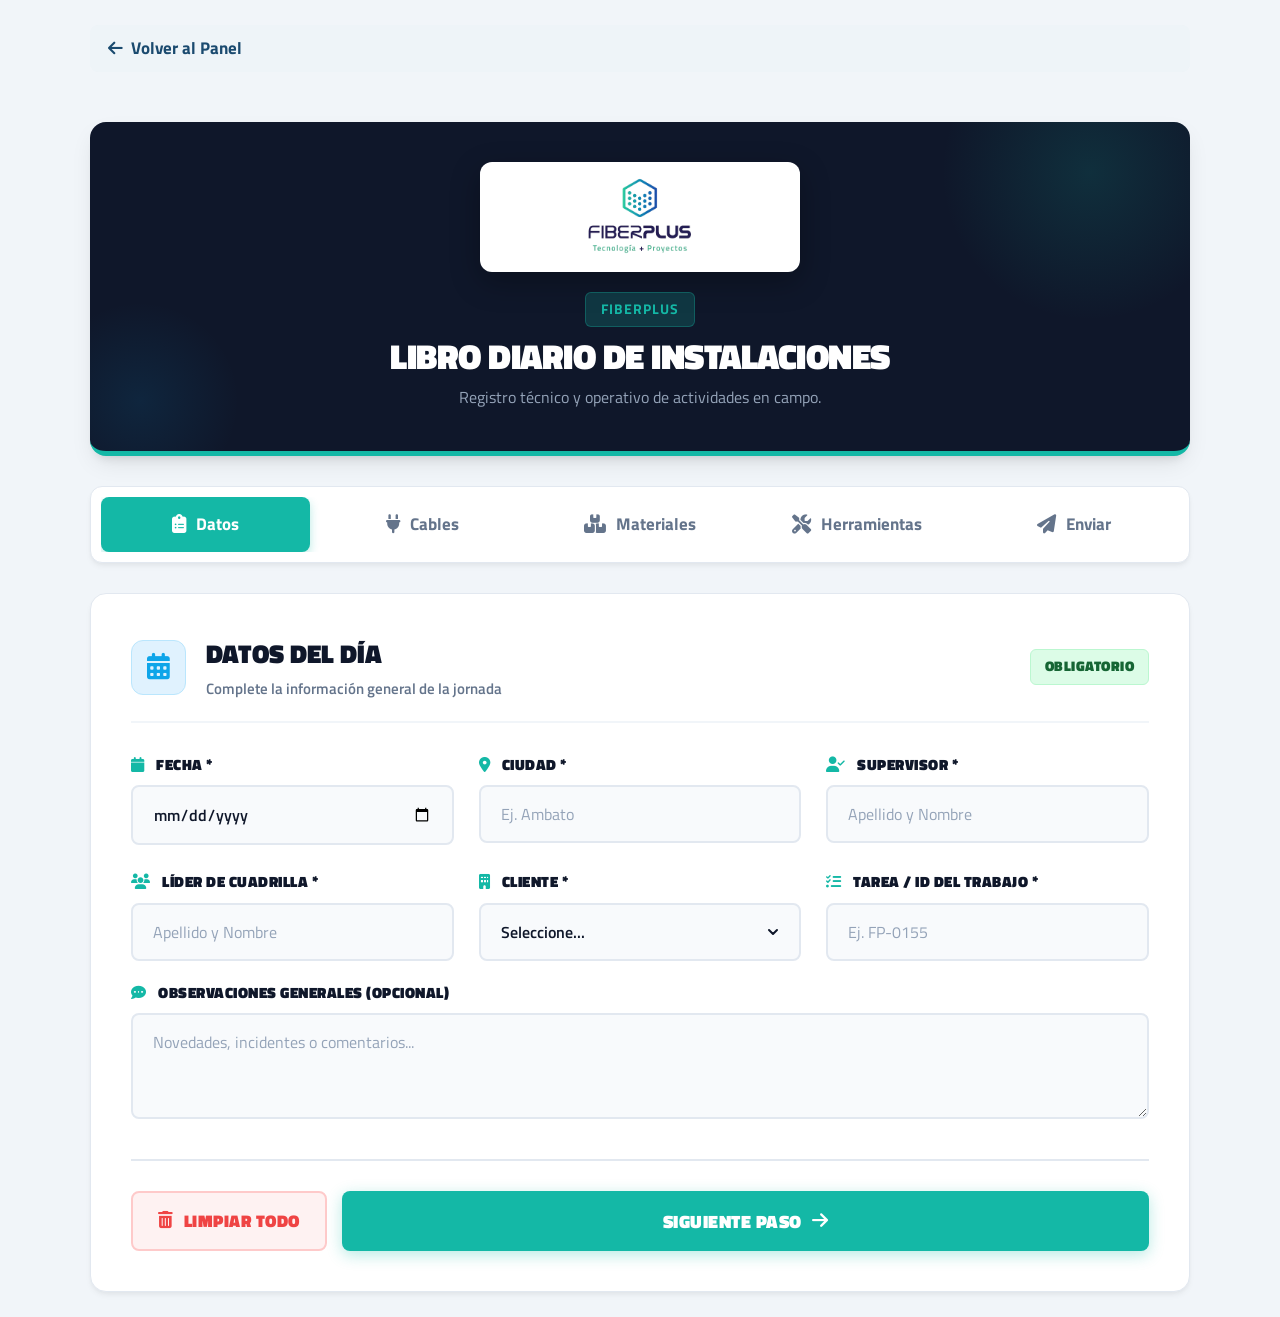
<file: pages/1_datos.html>
<!DOCTYPE html>
<html lang="es">
<head>
  <meta charset="UTF-8" />
  <meta name="viewport" content="width=device-width, initial-scale=1.0, maximum-scale=1.0, user-scalable=yes" />
  <title>Datos Generales | Portal FiberPlus</title>
  <link rel="stylesheet" href="../css/formulario.css" />
  <link href="https://fonts.googleapis.com/css2?family=Titillium+Web:wght@400;600;700;900&display=swap" rel="stylesheet">
  <link rel="stylesheet" href="https://cdnjs.cloudflare.com/ajax/libs/font-awesome/6.4.0/css/all.min.css">
  
  <style>
    .btn-volver {
        display: inline-flex; align-items: center; gap: 8px;
        background: #eef4f8; color: #1a4a6f;
        padding: 10px 18px; border-radius: 8px;
        text-decoration: none; font-weight: 700; font-family: 'Titillium Web', sans-serif;
        margin-bottom: 20px; transition: 0.3s; font-size: 1.05rem;
    }
    .btn-volver:hover { background: #14b8a6; color: white; transform: translateX(-5px); }
  </style>
</head>
<body>
  <div class="app">
    
    <a href="libro-diario.html" class="btn-volver"><i class="fas fa-arrow-left"></i> Volver al Panel</a>

    <header class="topbar">
      <div class="hero-header">
        <div class="hero-logo-card">
          <img src="../assets/img/logo-fiberplus.png" alt="FiberPlus" class="hero-logo" onerror="this.style.display='none'; alert('Error: Revisa que el logo se llame exactamente logo-fiberplus.png');">
        </div>
        <div class="hero-title-block">
          <span class="hero-label">FiberPlus</span>
          <h1 class="hero-title">Libro Diario de Instalaciones</h1>
          <p class="hero-description">Registro técnico y operativo de actividades en campo.</p>
        </div>
      </div>
    </header>

    <nav class="nav-wrapper">
      <div class="nav-container">
        <a href="1_datos.html" class="nav-item active"><i class="fas fa-clipboard-list"></i> <span>Datos</span></a>
        <a href="#" class="nav-item" onclick="validarYContinuar(event, '2_cables.html')"><i class="fas fa-plug"></i> <span>Cables</span></a>
        <a href="#" class="nav-item" onclick="validarYContinuar(event, '3_materiales.html')"><i class="fas fa-boxes"></i> <span>Materiales</span></a>
        <a href="#" class="nav-item" onclick="validarYContinuar(event, '4_herramientas.html')"><i class="fas fa-tools"></i> <span>Herramientas</span></a>
        <a href="#" class="nav-item" onclick="validarYContinuar(event, '5_enviar.html')"><i class="fas fa-paper-plane"></i> <span>Enviar</span></a>
      </div>
    </nav>

    <section id="cabecera" class="card glass-card">
      <div class="section-header">
        <div class="header-left">
          <div class="header-icon"><i class="fas fa-calendar-alt"></i></div>
          <div><h2>Datos del día</h2><p class="subtle">Complete la información general de la jornada</p></div>
        </div>
        <span class="badge">Obligatorio</span>
      </div>

      <div class="form-grid">
        <div class="form-group">
          <label><i class="fas fa-calendar"></i> Fecha *</label>
          <input id="fecha" type="date" class="form-input obligatorio" />
        </div>

        <div class="form-group">
          <label><i class="fas fa-location-dot"></i> Ciudad *</label>
          <input id="ciudad" type="text" placeholder="Ej. Ambato" class="form-input obligatorio" />
        </div>

        <div class="form-group">
          <label><i class="fas fa-user-check"></i> Supervisor *</label>
          <input id="supervisor" type="text" placeholder="Apellido y Nombre" class="form-input obligatorio" />
        </div>

        <div class="form-group">
          <label><i class="fas fa-users"></i> Líder de cuadrilla *</label>
          <input id="lider" type="text" placeholder="Apellido y Nombre" class="form-input obligatorio" />
        </div>

        <div class="form-group">
          <label><i class="fas fa-building"></i> Cliente *</label>
          <select id="cliente" class="form-input obligatorio" onchange="mostrarCampoOtroCliente()">
            <option value="">Seleccione...</option>
            <option>TELCONET</option>
            <option>CNS</option>
            <option>PROCISA</option>
            <option>PUNTO NET</option>
            <option>FIS</option>
            <option>ULTRATEL</option>
            <option value="OTROS">OTROS</option>
          </select>
        </div>

        <div class="form-group" id="divOtroCliente" style="display: none;">
            <label><i class="fas fa-pen"></i> Especificar cliente *</label>
            <input id="otroCliente" type="text" placeholder="Escriba el nombre del cliente" class="form-input" />
        </div>

        <div class="form-group">
          <label><i class="fas fa-tasks"></i> Tarea / ID del trabajo *</label>
          <input id="tarea" type="text" placeholder="Ej. FP-0155" class="form-input obligatorio" />
        </div>
      </div>

      <div class="form-group full-width">
        <label><i class="fas fa-comment-dots"></i> Observaciones generales (Opcional)</label>
        <textarea id="observacionesGenerales" rows="3" placeholder="Novedades, incidentes o comentarios..." class="form-input"></textarea>
      </div>

      <div style="display: flex; gap: 15px; margin-top: 40px; padding-top: 30px; border-top: 2px solid var(--border-color); flex-wrap: wrap;">
        <button class="btn-danger" onclick="resetAll()" style="flex: 0 1 auto; padding: 15px 25px;">
          <i class="fas fa-trash-alt"></i> Limpiar Todo
        </button>
        <button class="btn-add" onclick="validarYContinuar(event, '2_cables.html')" style="margin-top: 0; flex: 1; font-size: 1.15rem;">
          SIGUIENTE PASO <i class="fas fa-arrow-right"></i>
        </button>
      </div>
    </section>

  </div>

  <script src="../js/app.js"></script>

  <script>
    function mostrarCampoOtroCliente() {
      const clienteSelect = document.getElementById("cliente");
      const divOtroCliente = document.getElementById("divOtroCliente");
      const otroClienteInput = document.getElementById("otroCliente");

      if (clienteSelect.value === "OTROS") {
        divOtroCliente.style.display = "flex";
        otroClienteInput.classList.add("obligatorio");
      } else {
        divOtroCliente.style.display = "none";
        otroClienteInput.classList.remove("obligatorio");
        otroClienteInput.value = "";
        otroClienteInput.style.borderColor = "var(--border-color)";
      }
    }

    function validarYContinuar(e, urlDestino) {
      if (e) e.preventDefault();
      let todoValido = true;
      const camposObligatorios = document.querySelectorAll('.obligatorio');

      camposObligatorios.forEach(campo => {
        if (campo.value.trim() === '') {
          todoValido = false;
          campo.style.borderColor = 'var(--danger)';
          campo.style.backgroundColor = '#fef2f2';
        } else {
          campo.style.borderColor = 'var(--border-color)';
          campo.style.backgroundColor = '#f8fafc';
        }
      });

      if (todoValido) {
        window.location.href = urlDestino;
      } else {
        showToast("Error: Faltan campos obligatorios marcados en rojo.", "error");
        window.scrollTo({ top: 0, behavior: 'smooth' });
      }
    }

    document.querySelectorAll('.obligatorio').forEach(campo => {
      campo.addEventListener('input', function() {
        if (this.value.trim() !== '') {
          this.style.borderColor = 'var(--primary)';
          this.style.backgroundColor = '#ffffff';
        }
      });
    });
  </script>
</body>
</html>
</file>
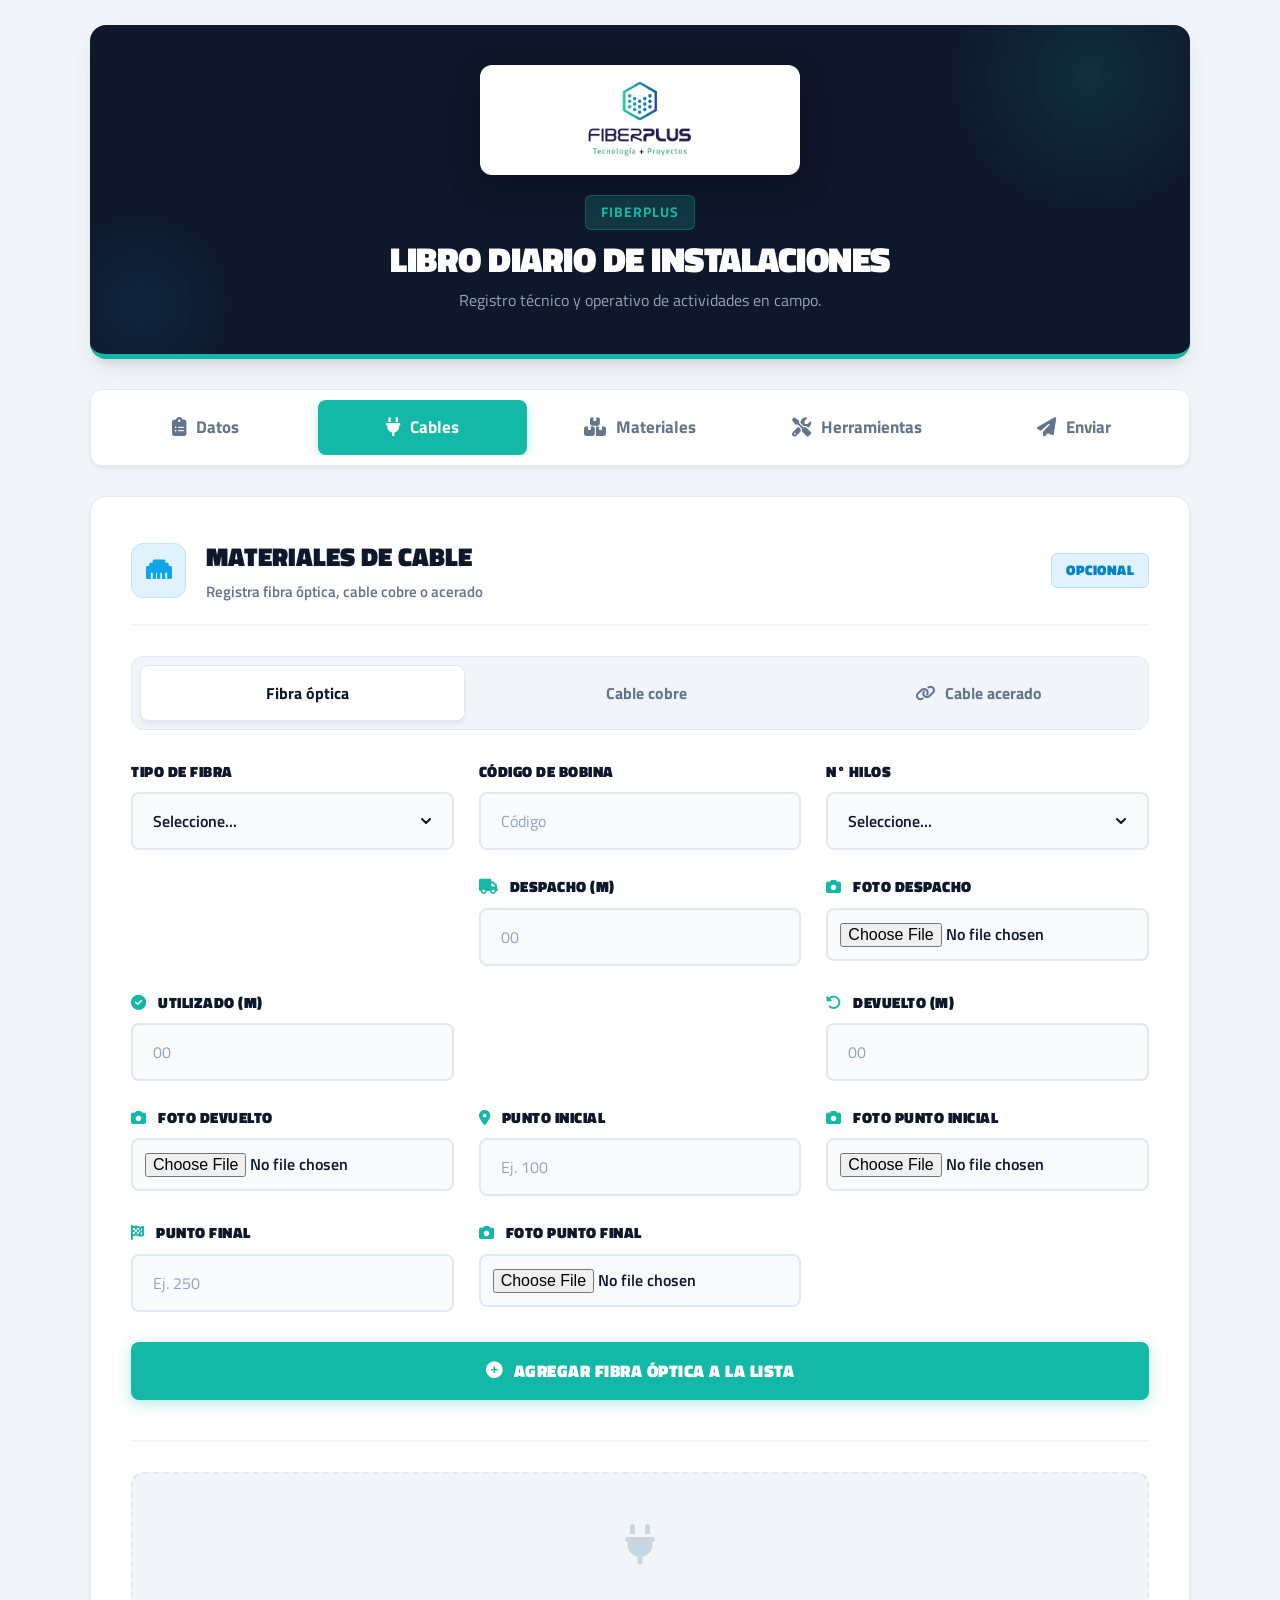
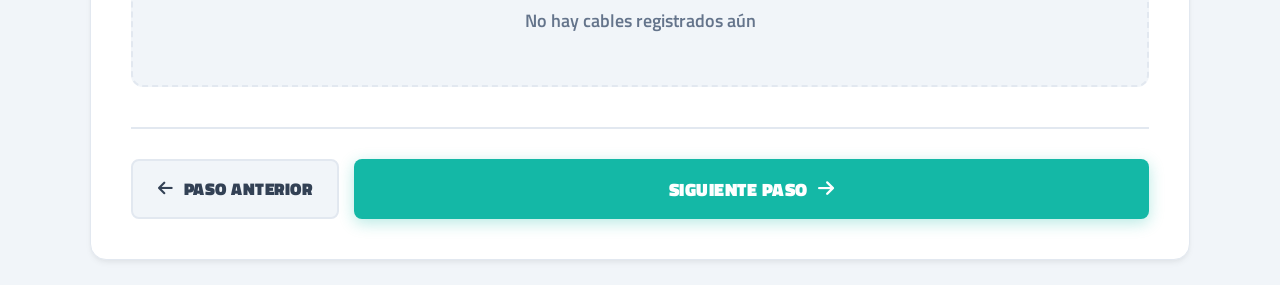
<file: pages/2_cables.html>
<!DOCTYPE html>
<html lang="es">
<head>
  <meta charset="UTF-8" />
  <meta name="viewport" content="width=device-width, initial-scale=1.0, maximum-scale=1.0, user-scalable=yes" />
  <title>Cables | Portal FiberPlus</title>
  <link rel="stylesheet" href="../css/formulario.css" />
  <link href="https://fonts.googleapis.com/css2?family=Titillium+Web:wght@400;600;700;900&display=swap" rel="stylesheet">
  <link rel="stylesheet" href="https://cdnjs.cloudflare.com/ajax/libs/font-awesome/6.4.0/css/all.min.css">
</head>
<body>
  <div class="app">
    <header class="topbar">
      <div class="hero-header">
        <div class="hero-logo-card">
          <img src="../assets/img/logo-fiberplus.png" alt="FiberPlus" class="hero-logo" onerror="this.style.display='none'; alert('Error en la imagen');">
        </div>
        <div class="hero-title-block">
          <span class="hero-label">FiberPlus</span>
          <h1 class="hero-title">Libro Diario de Instalaciones</h1>
          <p class="hero-description">Registro técnico y operativo de actividades en campo.</p>
        </div>
      </div>
    </header>

    <nav class="nav-wrapper">
      <div class="nav-container">
        <a href="1_datos.html" class="nav-item"><i class="fas fa-clipboard-list"></i> <span>Datos</span></a>
        <a href="2_cables.html" class="nav-item active"><i class="fas fa-plug"></i> <span>Cables</span></a>
        <a href="3_materiales.html" class="nav-item"><i class="fas fa-boxes"></i> <span>Materiales</span></a>
        <a href="4_herramientas.html" class="nav-item"><i class="fas fa-tools"></i> <span>Herramientas</span></a>
        <a href="5_enviar.html" class="nav-item"><i class="fas fa-paper-plane"></i> <span>Enviar</span></a>
      </div>
    </nav>

    <section id="material-cable" class="card glass-card">
      <div class="section-header">
        <div class="header-left">
          <div class="header-icon"><i class="fas fa-ethernet"></i></div>
          <div><h2>Materiales de cable</h2><p class="subtle">Registra fibra óptica, cable cobre o acerado</p></div>
        </div>
        <span class="badge" style="background: #e0f2fe; color: #0284c7; border: 1px solid #bae6fd;">Opcional</span>
      </div>

      <div class="cable-selector">
        <div class="selector-tabs">
          <button class="selector-tab active" data-cable="fibra" onclick="switchCableType('fibra')"><i class="fas fa-fiber"></i> Fibra óptica</button>
          <button class="selector-tab" data-cable="cobre" onclick="switchCableType('cobre')"><i class="fas fa-wire"></i> Cable cobre</button>
          <button class="selector-tab" data-cable="acerado" onclick="switchCableType('acerado')"><i class="fas fa-link"></i> Cable acerado</button>
        </div>

        <div id="form-fibra" class="cable-form active">
          <div class="form-grid">
            <div class="form-group"><label>Tipo de fibra</label><select id="fibraTipo" class="form-input"><option value="">Seleccione...</option><option>AÉREOS</option><option>CANALIZADO</option></select></div>
            <div class="form-group"><label>Código de bobina</label><input id="fibraBobina" type="text" placeholder="Código" class="form-input" /></div>
            <div class="form-group"><label>N° hilos</label><select id="fibraHilos" class="form-input"><option value="">Seleccione...</option><option>2</option><option>4</option><option>6</option><option>12</option><option>24</option><option>48</option><option>96</option><option>144</option></select></div>
            <div class="form-group mobile-hide"></div>
            <div class="form-group"><label><i class="fas fa-truck"></i> Despacho (m)</label><input id="fibraDespacho" type="number" step="1" placeholder="00" class="form-input" /></div>
            <div class="form-group"><label><i class="fas fa-camera"></i> Foto despacho</label><input id="fibraFotoDespacho" type="file" accept="image/*" capture="environment" class="form-input" style="padding: 12px;" /></div>
            <div class="form-group"><label><i class="fas fa-check-circle"></i> Utilizado (m)</label><input id="fibraUtilizado" type="number" step="1" placeholder="00" class="form-input" /></div>
            <div class="form-group mobile-hide"></div>
            <div class="form-group"><label><i class="fas fa-undo-alt"></i> Devuelto (m)</label><input id="fibraDevuelto" type="number" step="1" placeholder="00" class="form-input" /></div>
            <div class="form-group"><label><i class="fas fa-camera"></i> Foto devuelto</label><input id="fibraFotoDevuelto" type="file" accept="image/*" capture="environment" class="form-input" style="padding: 12px;" /></div>
            <div class="form-group"><label><i class="fas fa-map-marker-alt"></i> Punto inicial</label><input id="fibraPuntoInicial" type="number" step="1" placeholder="Ej. 100" class="form-input" /></div>
            <div class="form-group"><label><i class="fas fa-camera"></i> Foto punto inicial</label><input id="fibraFotoInicial" type="file" accept="image/*" capture="environment" class="form-input" style="padding: 12px;" /></div>
            <div class="form-group"><label><i class="fas fa-flag-checkered"></i> Punto final</label><input id="fibraPuntoFinal" type="number" step="1" placeholder="Ej. 250" class="form-input" /></div>
            <div class="form-group"><label><i class="fas fa-camera"></i> Foto punto final</label><input id="fibraFotoFinal" type="file" accept="image/*" capture="environment" class="form-input" style="padding: 12px;" /></div>
          </div>
          <button class="btn-add" onclick="addCable('fibra')"><i class="fas fa-plus-circle"></i> Agregar Fibra Óptica a la lista</button>
        </div>

        <div id="form-cobre" class="cable-form">
          <div class="form-grid">
            <div class="form-group"><label>Tipo de cable</label><select id="cobreTipo" class="form-input"><option value="">Seleccione...</option><option>CAT 5</option><option>CAT 6</option><option>CAT 6A</option></select></div>
            <div class="form-group mobile-hide"></div>
            <div class="form-group"><label><i class="fas fa-truck"></i> Despacho (m)</label><input id="cobreDespacho" type="number" step="1" placeholder="00" class="form-input" /></div>
            <div class="form-group"><label><i class="fas fa-camera"></i> Foto despacho</label><input id="cobreFotoDespacho" type="file" accept="image/*" capture="environment" class="form-input" style="padding: 12px;" /></div>
            <div class="form-group"><label><i class="fas fa-check-circle"></i> Utilizado (m)</label><input id="cobreUtilizado" type="number" step="1" placeholder="00" class="form-input" /></div>
            <div class="form-group mobile-hide"></div>
            <div class="form-group"><label><i class="fas fa-undo-alt"></i> Devuelto (m)</label><input id="cobreDevuelto" type="number" step="1" placeholder="00" class="form-input" /></div>
            <div class="form-group"><label><i class="fas fa-camera"></i> Foto devuelto</label><input id="cobreFotoDevuelto" type="file" accept="image/*" capture="environment" class="form-input" style="padding: 12px;" /></div>
            <div class="form-group"><label><i class="fas fa-map-marker-alt"></i> Punto inicial</label><input id="cobrePuntoInicial" type="number" step="1" placeholder="Ej. 100" class="form-input" /></div>
            <div class="form-group"><label><i class="fas fa-camera"></i> Foto punto inicial</label><input id="cobreFotoInicial" type="file" accept="image/*" capture="environment" class="form-input" style="padding: 12px;" /></div>
            <div class="form-group"><label><i class="fas fa-flag-checkered"></i> Punto final</label><input id="cobrePuntoFinal" type="number" step="1" placeholder="Ej. 250" class="form-input" /></div>
            <div class="form-group"><label><i class="fas fa-camera"></i> Foto punto final</label><input id="cobreFotoFinal" type="file" accept="image/*" capture="environment" class="form-input" style="padding: 12px;" /></div>
          </div>
          <button class="btn-add" onclick="addCable('cobre')"><i class="fas fa-plus-circle"></i> Agregar Cable Cobre a la lista</button>
        </div>

        <div id="form-acerado" class="cable-form">
          <div class="form-grid">
            <div class="form-group"><label><i class="fas fa-truck"></i> Despacho (m)</label><input id="aceradoM1" type="number" step="1" placeholder="00" class="form-input" /></div>
            <div class="form-group"><label><i class="fas fa-camera"></i> Foto despacho</label><input id="aceradoFotoDespacho" type="file" accept="image/*" capture="environment" class="form-input" style="padding: 12px;" /></div>
            <div class="form-group"><label><i class="fas fa-check-circle"></i> Utilizado (m)</label><input id="aceradoM2" type="number" step="1" placeholder="00" class="form-input" /></div>
            <div class="form-group"><label><i class="fas fa-camera"></i> Foto utilizado</label><input id="aceradoFotoUtilizado" type="file" accept="image/*" capture="environment" class="form-input" style="padding: 12px;" /></div>
          </div>
          <button class="btn-add" onclick="addCable('acerado')"><i class="fas fa-plus-circle"></i> Agregar Cable Acerado a la lista</button>
        </div>
      </div>

      <div id="cable-list" class="list-container"></div>

      <div style="display: flex; gap: 15px; margin-top: 40px; padding-top: 30px; border-top: 2px solid var(--border-color); flex-wrap: wrap;">
        <button class="btn-secondary" onclick="window.location.href='1_datos.html'" style="flex: 0 1 auto; padding: 15px 25px;"><i class="fas fa-arrow-left"></i> Paso Anterior</button>
        <button class="btn-add" onclick="window.location.href='3_materiales.html'" style="margin-top: 0; flex: 1; font-size: 1.15rem;">SIGUIENTE PASO <i class="fas fa-arrow-right"></i></button>
      </div>
    </section>
  </div>
  
  <script src="../js/app.js"></script>
  <style> @media (max-width: 768px) { .mobile-hide { display: none; } } </style>
</body>
</html>
</file>
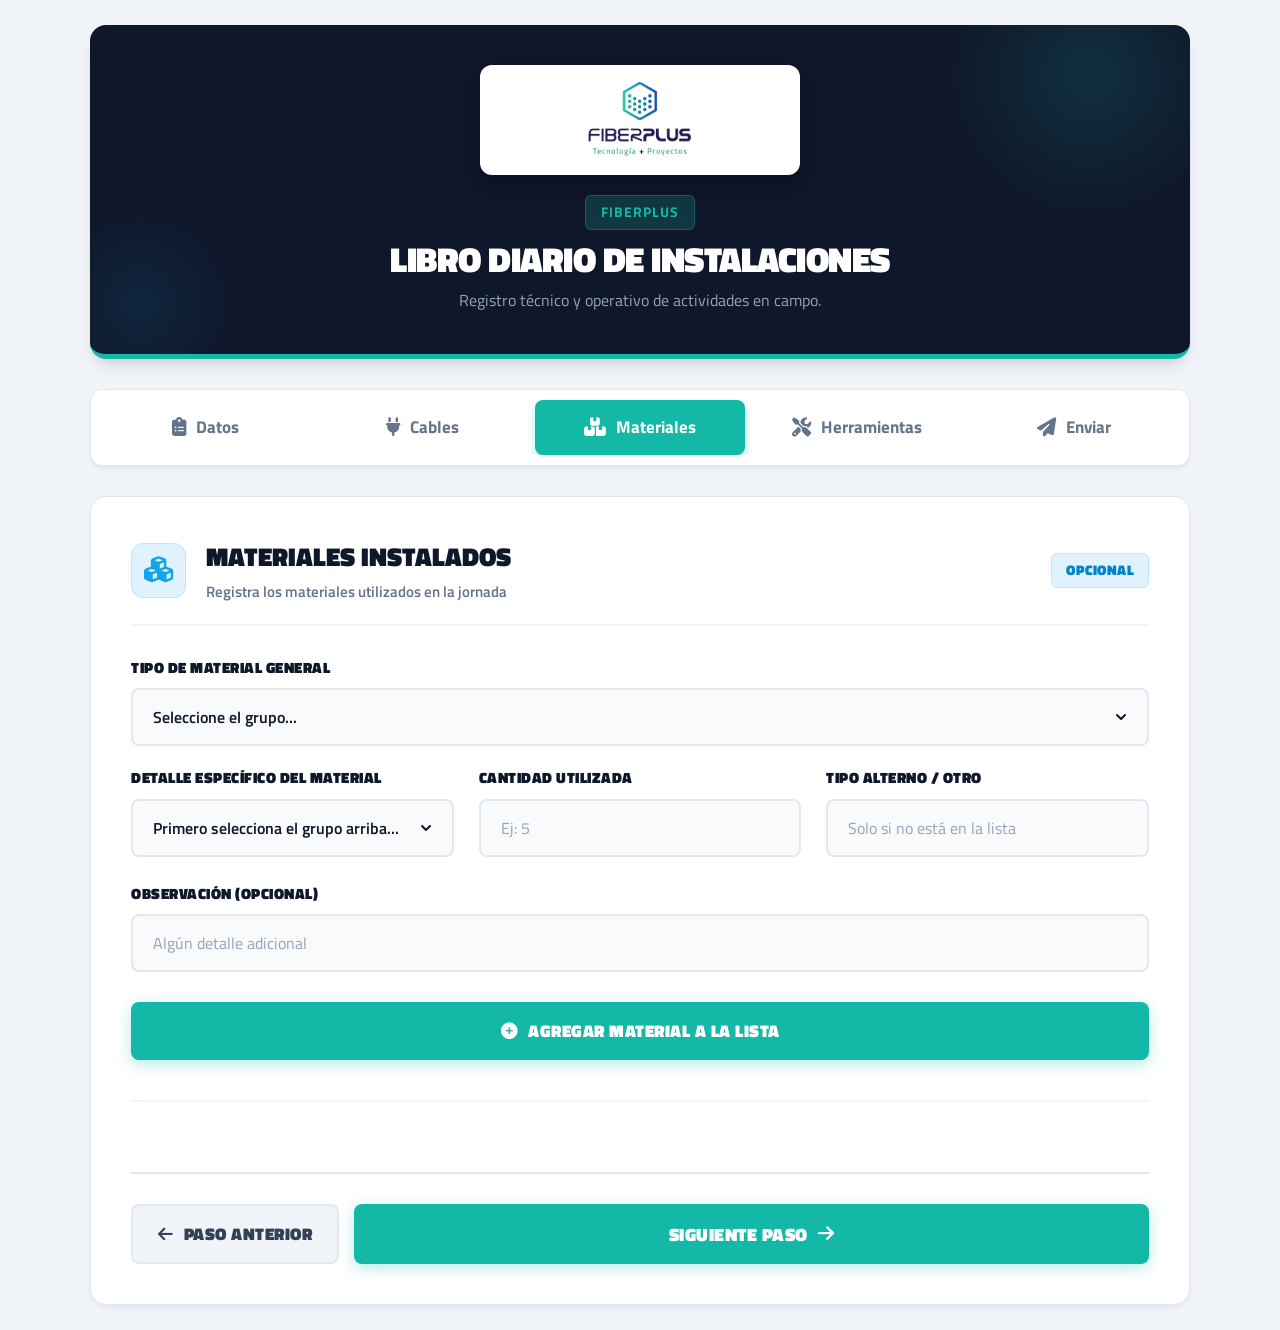
<file: pages/3_materiales.html>
<!DOCTYPE html>
<html lang="es">
<head>
  <meta charset="UTF-8" />
  <meta name="viewport" content="width=device-width, initial-scale=1.0, maximum-scale=1.0, user-scalable=yes" />
  <title>Materiales | Portal FiberPlus</title>
  <link rel="stylesheet" href="../css/formulario.css" />
  <link href="https://fonts.googleapis.com/css2?family=Titillium+Web:wght@400;600;700;900&display=swap" rel="stylesheet">
  <link rel="stylesheet" href="https://cdnjs.cloudflare.com/ajax/libs/font-awesome/6.4.0/css/all.min.css">
</head>
<body>
  <div class="app">
    <header class="topbar">
      <div class="hero-header">
        <div class="hero-logo-card"><img src="../assets/img/logo-fiberplus.png" alt="FiberPlus" class="hero-logo" onerror="this.style.display='none'; alert('Error en la imagen');"></div>
        <div class="hero-title-block">
          <span class="hero-label">FiberPlus</span>
          <h1 class="hero-title">Libro Diario de Instalaciones</h1>
          <p class="hero-description">Registro técnico y operativo de actividades en campo.</p>
        </div>
      </div>
    </header>

    <nav class="nav-wrapper">
      <div class="nav-container">
        <a href="1_datos.html" class="nav-item"><i class="fas fa-clipboard-list"></i> <span>Datos</span></a>
        <a href="2_cables.html" class="nav-item"><i class="fas fa-plug"></i> <span>Cables</span></a>
        <a href="3_materiales.html" class="nav-item active"><i class="fas fa-boxes"></i> <span>Materiales</span></a>
        <a href="4_herramientas.html" class="nav-item"><i class="fas fa-tools"></i> <span>Herramientas</span></a>
        <a href="5_enviar.html" class="nav-item"><i class="fas fa-paper-plane"></i> <span>Enviar</span></a>
      </div>
    </nav>

    <section id="grupo-material" class="card glass-card">
      <div class="section-header">
        <div class="header-left">
          <div class="header-icon"><i class="fas fa-cubes"></i></div>
          <div><h2>Materiales instalados</h2><p class="subtle">Registra los materiales utilizados en la jornada</p></div>
        </div>
        <span class="badge" style="background: #e0f2fe; color: #0284c7; border: 1px solid #bae6fd;">Opcional</span>
      </div>

      <div class="form-group" style="margin-bottom: 20px;">
        <label>Tipo de material general</label>
        <select id="materialGroup" class="form-input" onchange="handleGroupChange()">
          <option value="">Seleccione el grupo...</option>
          <option>Amarras o correas plásticas</option><option>Anillos / argollas</option><option>Brazo farol</option>
          <option>Cajas / NAP</option><option>Cintas</option><option>Espirales</option><option>Galerías / soportes</option>
          <option>Grilletes / guardacabos</option><option>Hebillas</option><option>Herrajes</option><option>Identificadores</option>
          <option>Kits de bajante</option><option>Mangas porta splitter</option><option>Mangueras / manguitas</option>
          <option>ODF (N° de puertos con pacheo lateral)</option><option>Postes</option><option>Preformados</option>
          <option>Rack</option><option>Rondín</option><option>Splitters (1/8)</option>
        </select>
      </div>

      <div class="form-grid">
        <div class="form-group">
          <label id="materialTypeLabel">Detalle específico del material</label>
          <select id="materialType" class="form-input" onchange="handleMaterialTypeChange()"><option value="">Primero selecciona el grupo arriba...</option></select>
        </div>
        <div class="form-group" id="brazoFarolExtensionGroup" style="display: none;">
          <label>N° extensión (Solo Brazo Farol)</label>
          <select id="brazoFarolExtension" class="form-input"><option value="">Seleccione...</option><option value="1 extensión">1 extensión</option><option value="2 extensiones">2 extensiones</option><option value="3 extensiones">3 extensiones</option><option value="4 extensiones">4 extensiones</option><option value="5 extensiones">5 extensiones</option><option value="6 extensiones">6 extensiones</option></select>
        </div>
        <div class="form-group"><label>Cantidad utilizada</label><input id="materialQty" type="number" step="1" placeholder="Ej: 5" class="form-input" /></div>
        <div class="form-group"><label id="materialOtherLabel">Tipo alterno / Otro</label><input id="materialOther" type="text" placeholder="Solo si no está en la lista" class="form-input" /></div>
        <div class="form-group full-width"><label>Observación (Opcional)</label><input id="materialObs" type="text" placeholder="Algún detalle adicional" class="form-input" /></div>
      </div>
      <button class="btn-add" onclick="addGroupMaterial()"><i class="fas fa-plus-circle"></i> Agregar material a la lista</button>

      <div id="group-material-list" class="list-container"></div>

      <div style="display: flex; gap: 15px; margin-top: 40px; padding-top: 30px; border-top: 2px solid var(--border-color); flex-wrap: wrap;">
        <button class="btn-secondary" onclick="window.location.href='2_cables.html'" style="flex: 0 1 auto; padding: 15px 25px;"><i class="fas fa-arrow-left"></i> Paso Anterior</button>
        <button class="btn-add" onclick="window.location.href='4_herramientas.html'" style="margin-top: 0; flex: 1; font-size: 1.15rem;">SIGUIENTE PASO <i class="fas fa-arrow-right"></i></button>
      </div>
    </section>
  </div>
  <script src="../js/app.js"></script>
</body>
</html>
</file>
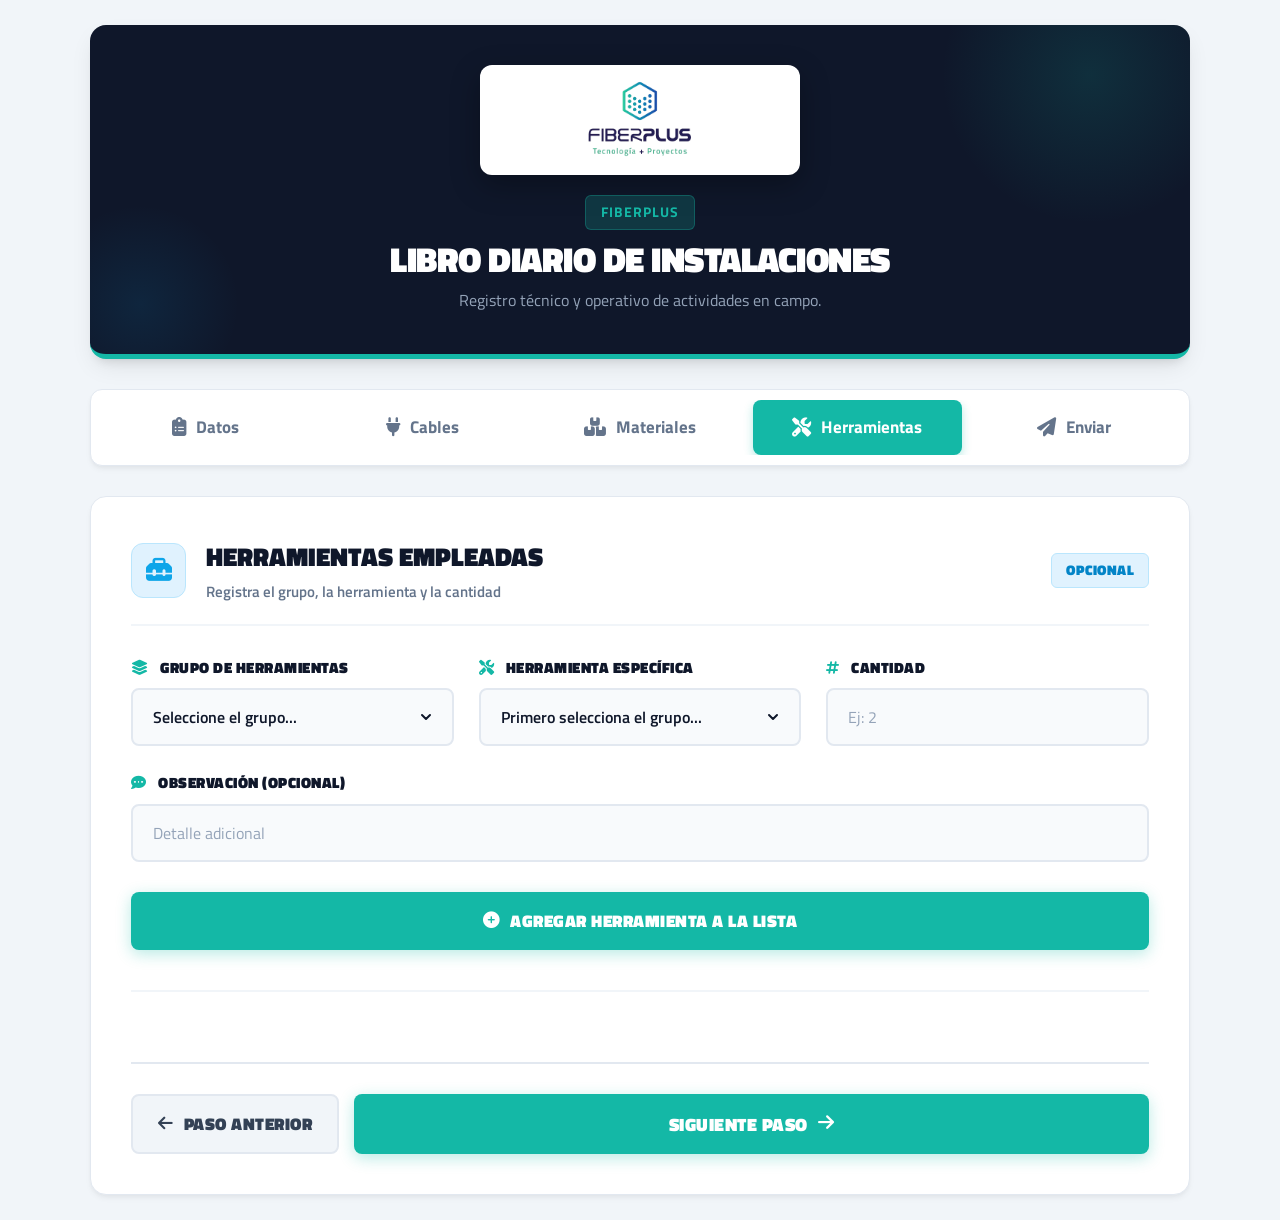
<file: pages/4_herramientas.html>
<!DOCTYPE html>
<html lang="es">
<head>
  <meta charset="UTF-8" />
  <meta name="viewport" content="width=device-width, initial-scale=1.0, maximum-scale=1.0, user-scalable=yes" />
  <title>Herramientas | Portal FiberPlus</title>
  <link rel="stylesheet" href="../css/formulario.css" />
  <link href="https://fonts.googleapis.com/css2?family=Titillium+Web:wght@400;600;700;900&display=swap" rel="stylesheet">
  <link rel="stylesheet" href="https://cdnjs.cloudflare.com/ajax/libs/font-awesome/6.4.0/css/all.min.css">
</head>
<body>
  <div class="app">
    <header class="topbar">
      <div class="hero-header">
        <div class="hero-logo-card"><img src="../assets/img/logo-fiberplus.png" alt="FiberPlus" class="hero-logo" onerror="this.style.display='none'; alert('Error en la imagen');"></div>
        <div class="hero-title-block">
          <span class="hero-label">FiberPlus</span>
          <h1 class="hero-title">Libro Diario de Instalaciones</h1>
          <p class="hero-description">Registro técnico y operativo de actividades en campo.</p>
        </div>
      </div>
    </header>

    <nav class="nav-wrapper">
      <div class="nav-container">
        <a href="1_datos.html" class="nav-item"><i class="fas fa-clipboard-list"></i> <span>Datos</span></a>
        <a href="2_cables.html" class="nav-item"><i class="fas fa-plug"></i> <span>Cables</span></a>
        <a href="3_materiales.html" class="nav-item"><i class="fas fa-boxes"></i> <span>Materiales</span></a>
        <a href="4_herramientas.html" class="nav-item active"><i class="fas fa-tools"></i> <span>Herramientas</span></a>
        <a href="5_enviar.html" class="nav-item"><i class="fas fa-paper-plane"></i> <span>Enviar</span></a>
      </div>
    </nav>

    <section id="herramientas" class="card glass-card">
      <div class="section-header">
        <div class="header-left">
          <div class="header-icon"><i class="fas fa-toolbox"></i></div>
          <div><h2>Herramientas empleadas</h2><p class="subtle">Registra el grupo, la herramienta y la cantidad</p></div>
        </div>
        <span class="badge" style="background: #e0f2fe; color: #0284c7; border: 1px solid #bae6fd;">Opcional</span>
      </div>

      <div class="form-grid">
        <div class="form-group">
          <label><i class="fas fa-layer-group"></i> Grupo de herramientas</label>
          <select id="toolGroup" class="form-input" onchange="handleToolGroupChange()">
            <option value="">Seleccione el grupo...</option>
            <option>EPP y seguridad</option><option>Ropa de trabajo</option><option>Herramientas manuales</option>
            <option>Herramientas de corte</option><option>Herramientas de medición</option><option>Herramientas eléctricas</option>
            <option>Equipos de fibra óptica</option><option>Equipos de apoyo en campo</option><option>Señalización y trabajo en vía</option>
            <option>Oficina y apoyo administrativo</option>
          </select>
        </div>
        <div class="form-group"><label><i class="fas fa-tools"></i> Herramienta específica</label><select id="toolName" class="form-input" onchange="mostrarCampoOtraHerramienta()"><option value="">Primero selecciona el grupo...</option></select></div>
        <div class="form-group" id="divOtraHerramienta" style="display: none;"><label><i class="fas fa-pen"></i> Especificar herramienta</label><input id="otraHerramienta" type="text" placeholder="Escriba la herramienta" class="form-input" /></div>
        <div class="form-group"><label><i class="fas fa-hashtag"></i> Cantidad</label><input id="toolQty" type="number" min="1" step="1" placeholder="Ej: 2" class="form-input" /></div>
        <div class="form-group full-width"><label><i class="fas fa-comment-dots"></i> Observación (Opcional)</label><input id="toolObs" type="text" placeholder="Detalle adicional" class="form-input" /></div>
      </div>
      <button class="btn-add" onclick="addTool()"><i class="fas fa-plus-circle"></i> Agregar herramienta a la lista</button>

      <div id="tool-list" class="list-container"></div>

      <div style="display: flex; gap: 15px; margin-top: 40px; padding-top: 30px; border-top: 2px solid var(--border-color); flex-wrap: wrap;">
        <button class="btn-secondary" onclick="window.location.href='3_materiales.html'" style="flex: 0 1 auto; padding: 15px 25px;"><i class="fas fa-arrow-left"></i> Paso Anterior</button>
        <button class="btn-add" onclick="window.location.href='5_enviar.html'" style="margin-top: 0; flex: 1; font-size: 1.15rem;">SIGUIENTE PASO <i class="fas fa-arrow-right"></i></button>
      </div>
    </section>
  </div>
  <script src="../js/app.js"></script>
</body>
</html>
</file>
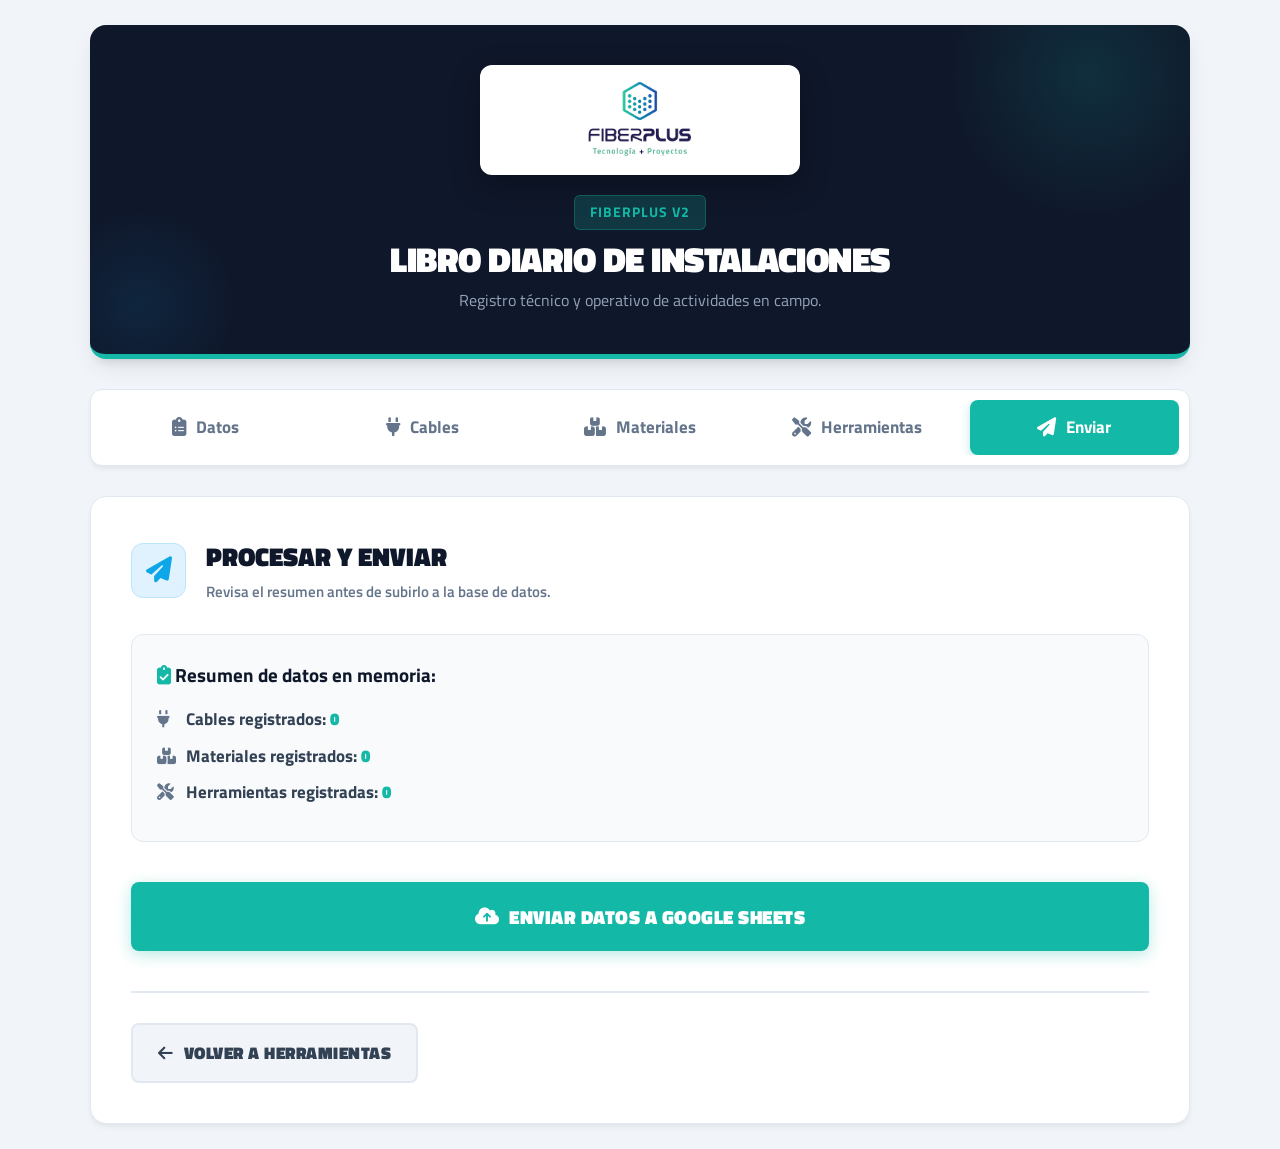
<file: pages/5_enviar.html>
<!DOCTYPE html>
<html lang="es">
<head>
  <meta charset="UTF-8" />
  <meta name="viewport" content="width=device-width, initial-scale=1.0, maximum-scale=1.0, user-scalable=yes" />
  <title>Enviar Formulario | Portal FiberPlus</title>
  <link rel="stylesheet" href="../css/formulario.css" />
  <link href="https://fonts.googleapis.com/css2?family=Titillium+Web:wght@400;600;700;900&display=swap" rel="stylesheet">
  <link rel="stylesheet" href="https://cdnjs.cloudflare.com/ajax/libs/font-awesome/6.4.0/css/all.min.css">
</head>
<body>
  <div class="app">
    
    <header class="topbar">
      <div class="hero-header">
        <div class="hero-logo-card">
          <img src="../assets/img/logo-fiberplus.png" alt="FiberPlus" class="hero-logo" onerror="this.style.display='none'; alert('Error en la imagen');">
        </div>
        <div class="hero-title-block">
          <span class="hero-label">FiberPlus V2</span>
          <h1 class="hero-title">Libro Diario de Instalaciones</h1>
          <p class="hero-description">Registro técnico y operativo de actividades en campo.</p>
        </div>
      </div>
    </header>

    <nav class="nav-wrapper">
      <div class="nav-container">
        <a href="1_datos.html" class="nav-item"><i class="fas fa-clipboard-list"></i> <span>Datos</span></a>
        <a href="2_cables.html" class="nav-item"><i class="fas fa-plug"></i> <span>Cables</span></a>
        <a href="3_materiales.html" class="nav-item"><i class="fas fa-boxes"></i> <span>Materiales</span></a>
        <a href="4_herramientas.html" class="nav-item"><i class="fas fa-tools"></i> <span>Herramientas</span></a>
        <a href="5_enviar.html" class="nav-item active"><i class="fas fa-paper-plane"></i> <span>Enviar</span></a>
      </div>
    </nav>

    <section id="enviar-formulario" class="card glass-card">
      <div class="section-header" style="border-bottom: none; margin-bottom: 10px;">
        <div class="header-left">
          <div class="header-icon"><i class="fas fa-paper-plane"></i></div>
          <div><h2>Procesar y Enviar</h2><p class="subtle">Revisa el resumen antes de subirlo a la base de datos.</p></div>
        </div>
      </div>

      <div style="background: #f8fafc; padding: 25px; border-radius: 12px; margin-bottom: 30px; border: 1px solid var(--border-color);">
        <h3 style="margin-bottom: 15px; color: var(--dark); font-size: 1.2rem;"><i class="fas fa-clipboard-check" style="color: var(--primary);"></i> Resumen de datos en memoria:</h3>
        <p style="font-size: 1.05rem; color: var(--dark-soft); margin-bottom: 10px;"><i class="fas fa-plug" style="width: 25px; color: #64748b;"></i> <strong>Cables registrados:</strong> <span id="resumenCables" style="color: var(--primary); font-weight: 800;">0</span></p>
        <p style="font-size: 1.05rem; color: var(--dark-soft); margin-bottom: 10px;"><i class="fas fa-boxes" style="width: 25px; color: #64748b;"></i> <strong>Materiales registrados:</strong> <span id="resumenMateriales" style="color: var(--primary); font-weight: 800;">0</span></p>
        <p style="font-size: 1.05rem; color: var(--dark-soft); margin-bottom: 10px;"><i class="fas fa-tools" style="width: 25px; color: #64748b;"></i> <strong>Herramientas registradas:</strong> <span id="resumenHerramientas" style="color: var(--primary); font-weight: 800;">0</span></p>
      </div>

      <div class="action-buttons" style="display: flex; flex-direction: column; gap: 15px; margin: 0;">
        <button id="btnEnviarFinal" class="btn-add" type="button" onclick="enviarGoogleSheets()" style="font-size: 1.2rem; padding: 20px;">
          <i class="fas fa-cloud-upload-alt"></i> ENVIAR DATOS A GOOGLE SHEETS
        </button>
      </div>

      <div style="display: flex; gap: 15px; margin-top: 40px; padding-top: 30px; border-top: 2px solid var(--border-color); flex-wrap: wrap;">
        <button class="btn-secondary" onclick="window.location.href='4_herramientas.html'" style="flex: 0 1 auto; padding: 15px 25px;">
          <i class="fas fa-arrow-left"></i> Volver a Herramientas
        </button>
      </div>
    </section>
  </div>

  <script src="../js/app.js"></script>
  
  <script>
    // 1. Actualizar los numeritos del resumen al cargar la página
    document.addEventListener('DOMContentLoaded', () => {
      document.getElementById('resumenCables').innerText = state.cables.length;
      document.getElementById('resumenMateriales').innerText = state.materials.length;
      document.getElementById('resumenHerramientas').innerText = state.tools.length;
    });

    // 2. FUNCIÓN PRINCIPAL DE ENVÍO
    function enviarGoogleSheets() {
      // --- EXTRAER Y LIMPIAR DATOS DE LA MEMORIA ---
      const fecha = (localStorage.getItem('fp_input_fecha') || '').trim();
      const ciudad = (localStorage.getItem('fp_input_ciudad') || '').trim();
      const supervisor = (localStorage.getItem('fp_input_supervisor') || '').trim();
      const lider = (localStorage.getItem('fp_input_lider') || '').trim();
      let cliente = (localStorage.getItem('fp_input_cliente') || '').trim();
      const tarea = (localStorage.getItem('fp_input_tarea') || '').trim();
      const observaciones = (localStorage.getItem('fp_input_observacionesGenerales') || '').trim();

      // --- VALIDACIÓN ESTRICTA (CANDADO) ---
      let faltan = [];
      if (fecha === '') faltan.push("Fecha");
      if (ciudad === '') faltan.push("Ciudad");
      if (supervisor === '') faltan.push("Supervisor");
      if (lider === '') faltan.push("Líder");
      if (cliente === '') faltan.push("Cliente");
      if (tarea === '') faltan.push("Tarea/ID");

      if (faltan.length > 0) {
        showToast("Error: Faltan datos en el Paso 1 (" + faltan.join(", ") + ")", "error");
        setTimeout(() => { window.location.href = "1_datos.html"; }, 2500);
        return; 
      }

      // Validar si eligió "OTROS" en Cliente
      if (cliente === "OTROS") {
        const otroCliente = (localStorage.getItem('fp_input_otroCliente') || '').trim();
        if (otroCliente === '') {
          showToast("Error: Elegiste 'OTROS' en Cliente, pero no escribiste cuál.", "error");
          setTimeout(() => { window.location.href = "1_datos.html"; }, 2500);
          return; 
        }
        cliente = otroCliente; // Reemplazamos "OTROS" por el nombre real que escribió
      }

      // --- CAMBIAR ESTADO DEL BOTÓN (CARGANDO) ---
      const btn = document.getElementById('btnEnviarFinal');
      btn.innerHTML = '<i class="fas fa-spinner fa-spin"></i> ENVIANDO DATOS... ESPERE...';
      btn.style.opacity = '0.8';
      btn.style.pointerEvents = 'none'; // Evita doble clic

      // --- EMPAQUETADO DE DATOS (Payload) ---
      const payload = {
        datosGenerales: {
          fecha: fecha,
          ciudad: ciudad,
          supervisor: supervisor,
          liderCuadrilla: lider,
          cliente: cliente,
          tarea: tarea,
          observacionesGenerales: observaciones
        },
        cables: state.cables,
        materiales: state.materials,
        herramientas: state.tools
      };

      // ✅ TU NUEVA URL REAL DE GOOGLE APPS SCRIPT ✅
      const scriptURL = "https://script.google.com/macros/s/AKfycbzieuxiQ8YMndLvf9j9RHcxoeZ1y_yQPekmgG_BRnbMtwI6vmSPOj1abvghNkay-CM2ew/exec";

      // --- ENVÍO A LA NUBE ---
      fetch(scriptURL, {
        method: 'POST',
        mode: 'no-cors', // Evita bloqueos de seguridad del navegador
        headers: {
          'Content-Type': 'application/json'
        },
        body: JSON.stringify(payload)
      })
      .then(() => {
        // ÉXITO
        showToast("✅ ¡Datos enviados correctamente a Google Sheets!", "success");
        btn.innerHTML = '<i class="fas fa-check-circle"></i> ENVÍO EXITOSO';
        btn.style.background = "#16a34a"; // Se pone verde para confirmar
        
        // Limpiar memoria y volver al inicio después de 3 segundos
        setTimeout(() => {
          localStorage.clear();
          window.location.href = "1_datos.html";
        }, 3000);
      })
      .catch(error => {
        // ERROR
        console.error('Error al enviar:', error);
        showToast("❌ Error de conexión. Revisa tu internet e intenta de nuevo.", "error");
        btn.innerHTML = '<i class="fas fa-cloud-upload-alt"></i> REINTENTAR ENVÍO';
        btn.style.opacity = '1';
        btn.style.pointerEvents = 'auto'; // Vuelve a permitir clics
      });
    }
  </script>
</body>
</html>
</file>
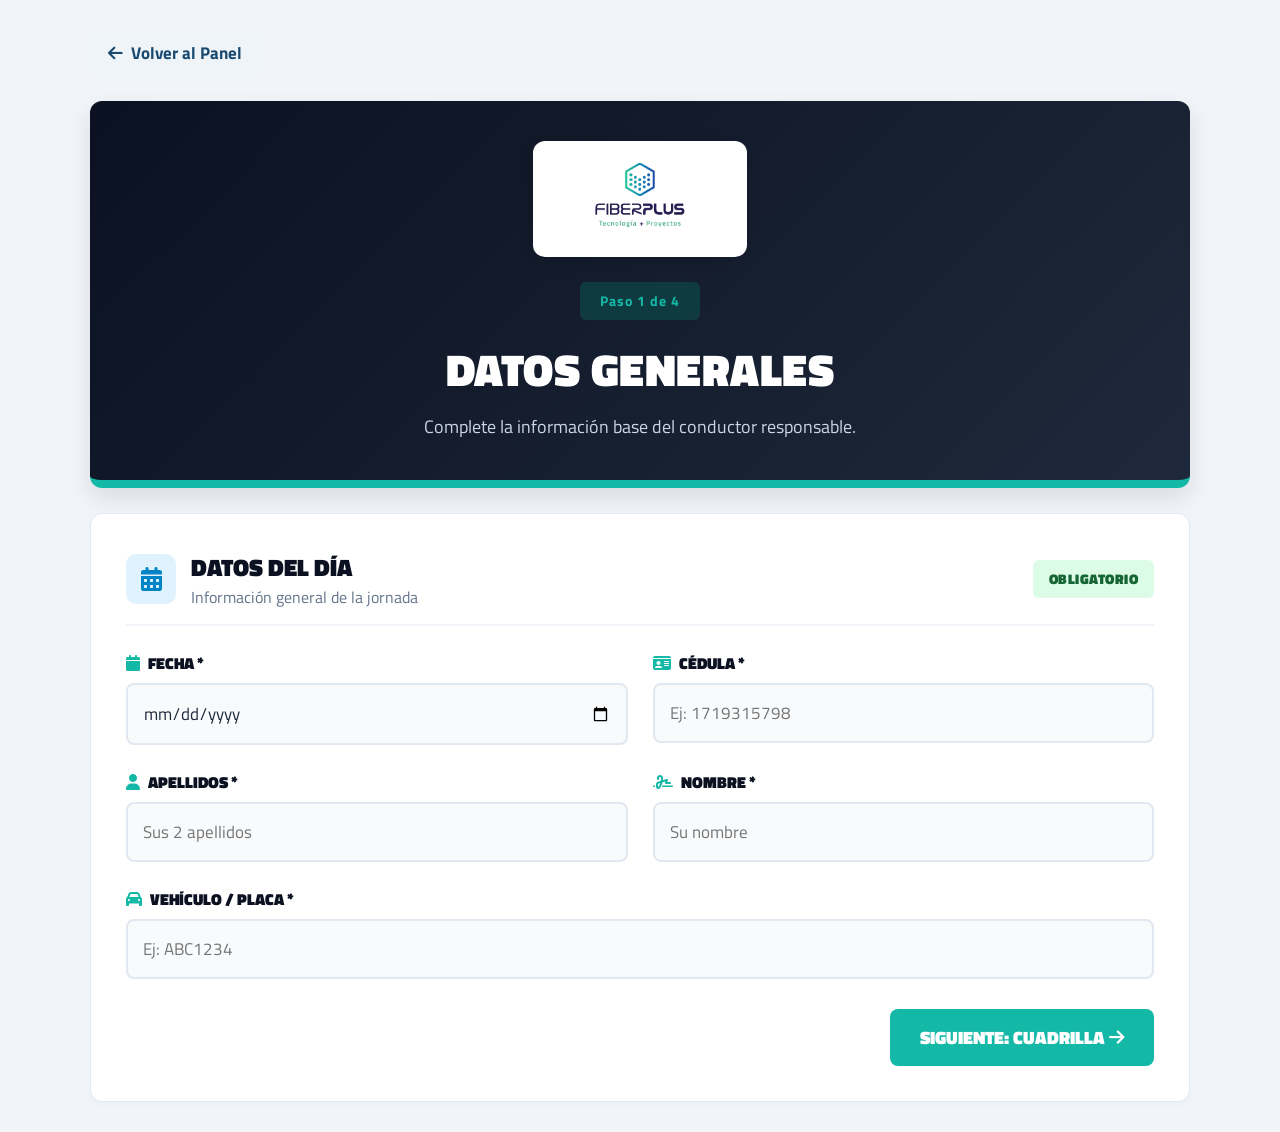
<file: pages/vehiculo_1_datos.html>
<!DOCTYPE html>
<html lang="es">
<head>
  <meta charset="UTF-8" />
  <meta name="viewport" content="width=device-width, initial-scale=1.0" />
  <title>Datos del Vehículo | Fiberplus</title>
  
  <link href="https://fonts.googleapis.com/css2?family=Titillium+Web:wght@400;600;700;900&display=swap" rel="stylesheet">
  <link rel="stylesheet" href="https://cdnjs.cloudflare.com/ajax/libs/font-awesome/6.5.2/css/all.min.css">
  <link rel="stylesheet" href="../css/form-vehiculo.css" />
</head>
<body>
  
  <main class="app">
    
    <a href="vehiculos.html" class="btn-volver"><i class="fas fa-arrow-left"></i> Volver al Panel</a>

    <header class="main-header">
        <div class="logo-box">
            <img src="../assets/img/logo-fiberplus.png" alt="Fiberplus">
        </div>
        <br>
        <span class="badge-brand">Paso 1 de 4</span>
        <h1>Datos Generales</h1>
        <p>Complete la información base del conductor responsable.</p>
    </header>

    <section id="datos-generales" class="card">
      <div class="section-header">
        <div class="header-left">
          <div class="header-icon"><i class="fas fa-calendar-alt"></i></div>
          <div>
            <h2>Datos del Día</h2>
            <p>Información general de la jornada</p>
          </div>
        </div>
        <span class="badge-status">OBLIGATORIO</span>
      </div>

      <form id="formDatosVehiculo">
        <div class="form-grid">
          <div class="form-group">
            <label for="fecha"><i class="fas fa-calendar"></i> Fecha *</label>
            <input id="fecha" type="date" class="form-input" required>
          </div>
          <div class="form-group">
            <label for="cedula"><i class="fas fa-id-card"></i> Cédula *</label>
            <input id="cedula" type="text" class="form-input" maxlength="10" inputmode="numeric" placeholder="Ej: 1719315798" required>
          </div>
          <div class="form-group">
            <label for="apellidos"><i class="fas fa-user"></i> Apellidos *</label>
            <input id="apellidos" type="text" class="form-input" placeholder="Sus 2 apellidos" required>
          </div>
          <div class="form-group">
            <label for="nombre"><i class="fas fa-signature"></i> Nombre *</label>
            <input id="nombre" type="text" class="form-input" placeholder="Su nombre" required>
          </div>
          <div class="form-group full-width">
            <label for="placa"><i class="fas fa-car"></i> Vehículo / Placa *</label>
            <input id="placa" type="text" class="form-input" placeholder="Ej: ABC1234" required>
          </div>
        </div>

        <div class="action-buttons">
          <a href="vehiculo_2_cuadrilla.html" class="btn-primary" style="text-decoration: none; display: inline-block;">
            Siguiente: Cuadrilla <i class="fas fa-arrow-right"></i>
          </a>
        </div>
      </form>
    </section>

  </main>
  
  </body>
</html>
</file>
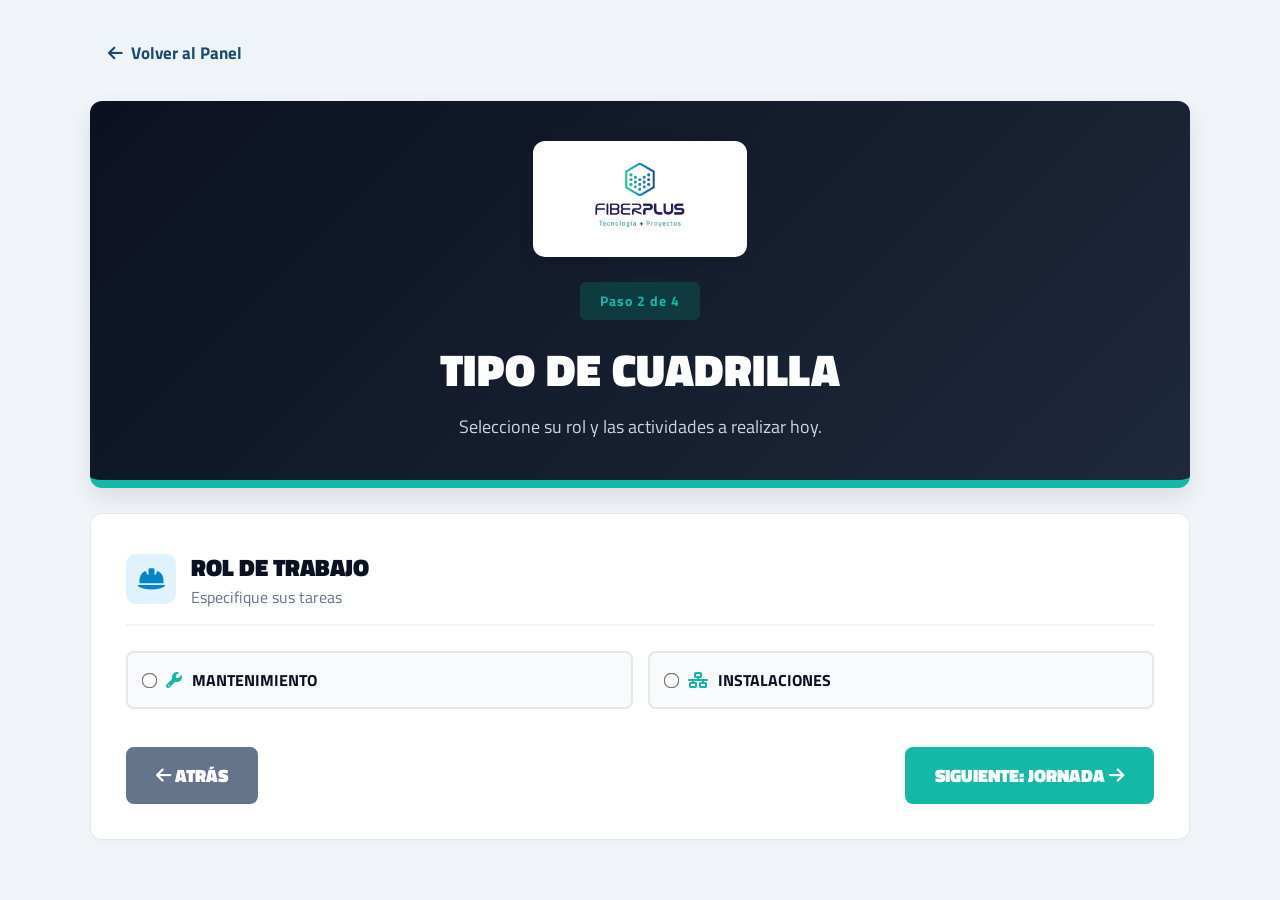
<file: pages/vehiculo_2_cuadrilla.html>
<!DOCTYPE html>
<html lang="es">
<head>
  <meta charset="UTF-8" />
  <meta name="viewport" content="width=device-width, initial-scale=1.0" />
  <title>Cuadrilla | Fiberplus</title>
  
  <link href="https://fonts.googleapis.com/css2?family=Titillium+Web:wght@400;600;700;900&display=swap" rel="stylesheet">
  <link rel="stylesheet" href="https://cdnjs.cloudflare.com/ajax/libs/font-awesome/6.5.2/css/all.min.css">
  <link rel="stylesheet" href="../css/form-vehiculo.css" />
</head>
<body>
  
  <main class="app">
    
    <a href="vehiculos.html" class="btn-volver"><i class="fas fa-arrow-left"></i> Volver al Panel</a>

    <header class="main-header">
        <div class="logo-box">
            <img src="../assets/img/logo-fiberplus.png" alt="Fiberplus">
        </div>
        <br>
        <span class="badge-brand">Paso 2 de 4</span>
        <h1>Tipo de Cuadrilla</h1>
        <p>Seleccione su rol y las actividades a realizar hoy.</p>
    </header>

    <section id="tipo-cuadrilla" class="card">
      <div class="section-header">
        <div class="header-left">
          <div class="header-icon"><i class="fas fa-hard-hat"></i></div>
          <div>
            <h2>Rol de Trabajo</h2>
            <p>Especifique sus tareas</p>
          </div>
        </div>
      </div>

      <form id="formCuadrillaVehiculo">
        <div class="radio-grid">
          <label class="choice-card">
            <input type="radio" name="tipoCuadrilla" value="Mantenimiento" onchange="mostrarOpciones()">
            <i class="fas fa-wrench"></i> Mantenimiento
          </label>
          <label class="choice-card">
            <input type="radio" name="tipoCuadrilla" value="Instalaciones" onchange="mostrarOpciones()">
            <i class="fas fa-network-wired"></i> Instalaciones
          </label>
        </div>

        <div id="bloqueMantenimiento" class="conditional-block hidden">
          <label style="margin-bottom: 15px;">Trabajos de Mantenimiento</label>
          <div class="check-grid">
            <label class="check-item"><input type="checkbox" name="trabajoMantenimiento" value="Preventivo"> Preventivo</label>
            <label class="check-item"><input type="checkbox" name="trabajoMantenimiento" value="Emergente"> Emergente</label>
            <label class="check-item"><input type="checkbox" name="trabajoMantenimiento" value="Trabajo Especial"> Trabajo Especial</label>
          </div>
        </div>

        <div id="bloqueInstalaciones" class="conditional-block hidden">
          <label style="margin-bottom: 15px;">Trabajos de Instalaciones</label>
          <div class="check-grid">
            <label class="check-item"><input type="checkbox" name="trabajoInstalacion" value="Tendido cable FO"> Tendido cable FO</label>
            <label class="check-item"><input type="checkbox" name="trabajoInstalacion" value="Instalación NAP"> Instalación NAP</label>
            <label class="check-item"><input type="checkbox" name="trabajoInstalacion" value="Fusiones"> Fusiones</label>
            <label class="check-item"><input type="checkbox" name="trabajoInstalacion" value="Certificaciones"> Certificaciones</label>
          </div>
        </div>

        <div class="action-buttons" style="justify-content: space-between;">
          <a href="vehiculo_1_datos.html" class="btn-primary" style="background: var(--text-muted); text-decoration: none; display: inline-block;">
            <i class="fas fa-arrow-left"></i> Atrás
          </a>
          <a href="vehiculo_3_jornada.html" class="btn-primary" style="text-decoration: none; display: inline-block;">
            Siguiente: Jornada <i class="fas fa-arrow-right"></i>
          </a>
        </div>
      </form>
    </section>

  </main>
  
  <script>
    function mostrarOpciones() {
      const seleccion = document.querySelector('input[name="tipoCuadrilla"]:checked').value;
      const bloqueMant = document.getElementById('bloqueMantenimiento');
      const bloqueInst = document.getElementById('bloqueInstalaciones');

      if (seleccion === 'Mantenimiento') {
        bloqueMant.classList.remove('hidden');
        bloqueInst.classList.add('hidden');
      } else if (seleccion === 'Instalaciones') {
        bloqueInst.classList.remove('hidden');
        bloqueMant.classList.add('hidden');
      }
    }
  </script>
</body>
</html>
</file>
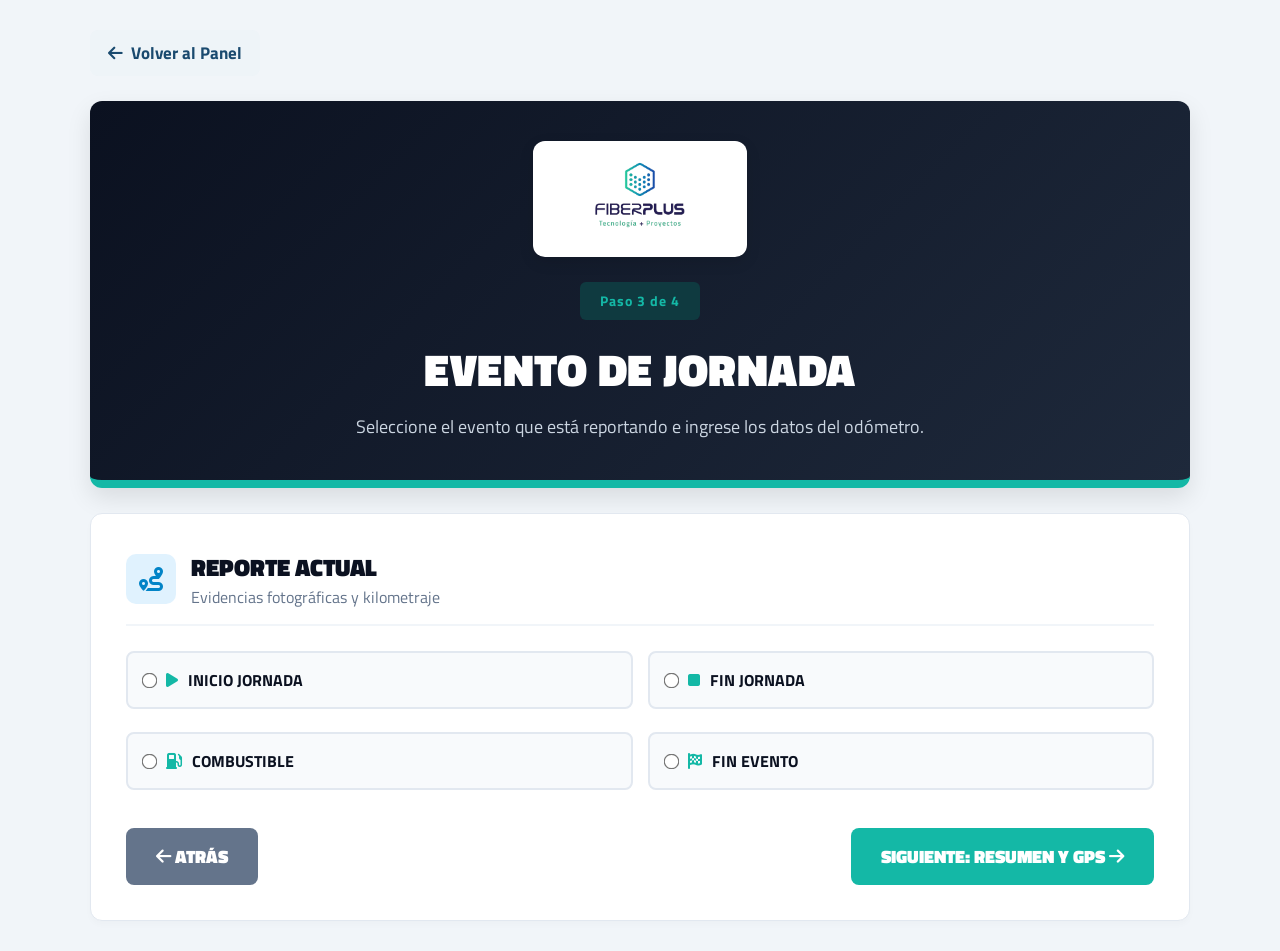
<file: pages/vehiculo_3_jornada.html>
<!DOCTYPE html>
<html lang="es">
<head>
  <meta charset="UTF-8" />
  <meta name="viewport" content="width=device-width, initial-scale=1.0" />
  <title>Jornada y Evidencias | Fiberplus</title>
  
  <link href="https://fonts.googleapis.com/css2?family=Titillium+Web:wght@400;600;700;900&display=swap" rel="stylesheet">
  <link rel="stylesheet" href="https://cdnjs.cloudflare.com/ajax/libs/font-awesome/6.5.2/css/all.min.css">
  <link rel="stylesheet" href="../css/form-vehiculo.css" />
</head>
<body>
  
  <main class="app">
    
    <a href="vehiculos.html" class="btn-volver"><i class="fas fa-arrow-left"></i> Volver al Panel</a>

    <header class="main-header">
        <div class="logo-box">
            <img src="../assets/img/logo-fiberplus.png" alt="Fiberplus">
        </div>
        <br>
        <span class="badge-brand">Paso 3 de 4</span>
        <h1>Evento de Jornada</h1>
        <p>Seleccione el evento que está reportando e ingrese los datos del odómetro.</p>
    </header>

    <section id="jornada" class="card">
      <div class="section-header">
        <div class="header-left">
          <div class="header-icon"><i class="fas fa-route"></i></div>
          <div>
            <h2>Reporte Actual</h2>
            <p>Evidencias fotográficas y kilometraje</p>
          </div>
        </div>
      </div>

      <form id="formJornadaVehiculo">
        <div class="radio-grid">
          <label class="choice-card"><input type="radio" name="tipoJornada" value="Inicio de Jornada" onchange="mostrarEvento()"><i class="fas fa-play"></i> Inicio Jornada</label>
          <label class="choice-card"><input type="radio" name="tipoJornada" value="Fin de Jornada" onchange="mostrarEvento()"><i class="fas fa-stop"></i> Fin Jornada</label>
          <label class="choice-card"><input type="radio" name="tipoJornada" value="Cargó combustible" onchange="mostrarEvento()"><i class="fas fa-gas-pump"></i> Combustible</label>
          <label class="choice-card"><input type="radio" name="tipoJornada" value="Fin de Evento" onchange="mostrarEvento()"><i class="fas fa-flag-checkered"></i> Fin Evento</label>
        </div>

        <div id="bloqueInicio" class="conditional-block hidden">
          <div class="form-grid">
            <div class="form-group">
                <label>Odómetro Inicio (km)</label>
                <input id="odoInicio" type="number" class="form-input">
            </div>
            <div class="form-group">
                <label>Foto Odómetro</label>
                <input id="fotoInicio" type="file" accept="image/*" class="form-input">
            </div>
          </div>
        </div>

        <div id="bloqueFinJornada" class="conditional-block hidden">
          <div class="form-grid">
            <div class="form-group"><label>Odómetro Fin (km)</label><input id="odoFinJornada" type="number" class="form-input"></div>
            <div class="form-group"><label>Foto Odómetro</label><input id="fotoFinJornada" type="file" accept="image/*" class="form-input"></div>
          </div>
        </div>

        <div id="bloqueFinEvento" class="conditional-block hidden">
          <div class="form-grid">
            <div class="form-group"><label>Odómetro Evento (km)</label><input id="odoFinEvento" type="number" class="form-input"></div>
            <div class="form-group"><label>Foto Odómetro</label><input id="fotoFinEvento" type="file" accept="image/*" class="form-input"></div>
          </div>
        </div>

        <div id="bloqueCombustible" class="conditional-block hidden">
          <div class="form-grid">
            <div class="form-group"><label>Odómetro Carga (km)</label><input id="odoCombustible" type="number" class="form-input"></div>
            <div class="form-group"><label>Galones</label><input id="galones" type="number" step="0.01" class="form-input"></div>
            <div class="form-group"><label>Costo Total (USD)</label><input id="costo" type="number" step="0.01" class="form-input"></div>
            <div class="form-group"><label>Foto Comprobante</label><input id="fotoComprobante" type="file" accept="image/*" class="form-input"></div>
          </div>
        </div>

        <div class="action-buttons" style="justify-content: space-between;">
          <a href="vehiculo_2_cuadrilla.html" class="btn-primary" style="background: var(--text-muted); text-decoration: none; display: inline-block;">
            <i class="fas fa-arrow-left"></i> Atrás
          </a>
          <a href="vehiculo_4_gps_envio.html" class="btn-primary" style="text-decoration: none; display: inline-block;">
            Siguiente: Resumen y GPS <i class="fas fa-arrow-right"></i>
          </a>
        </div>
      </form>
    </section>

  </main>
  
  <script>
    function mostrarEvento() {
      // Ocultar todos primero
      document.getElementById('bloqueInicio').classList.add('hidden');
      document.getElementById('bloqueFinJornada').classList.add('hidden');
      document.getElementById('bloqueCombustible').classList.add('hidden');
      document.getElementById('bloqueFinEvento').classList.add('hidden');

      // Saber cuál seleccionó
      const seleccion = document.querySelector('input[name="tipoJornada"]:checked').value;

      // Mostrar solo el correcto
      if (seleccion === 'Inicio de Jornada') document.getElementById('bloqueInicio').classList.remove('hidden');
      if (seleccion === 'Fin de Jornada') document.getElementById('bloqueFinJornada').classList.remove('hidden');
      if (seleccion === 'Cargó combustible') document.getElementById('bloqueCombustible').classList.remove('hidden');
      if (seleccion === 'Fin de Evento') document.getElementById('bloqueFinEvento').classList.remove('hidden');
    }
  </script>
</body>
</html>
</file>
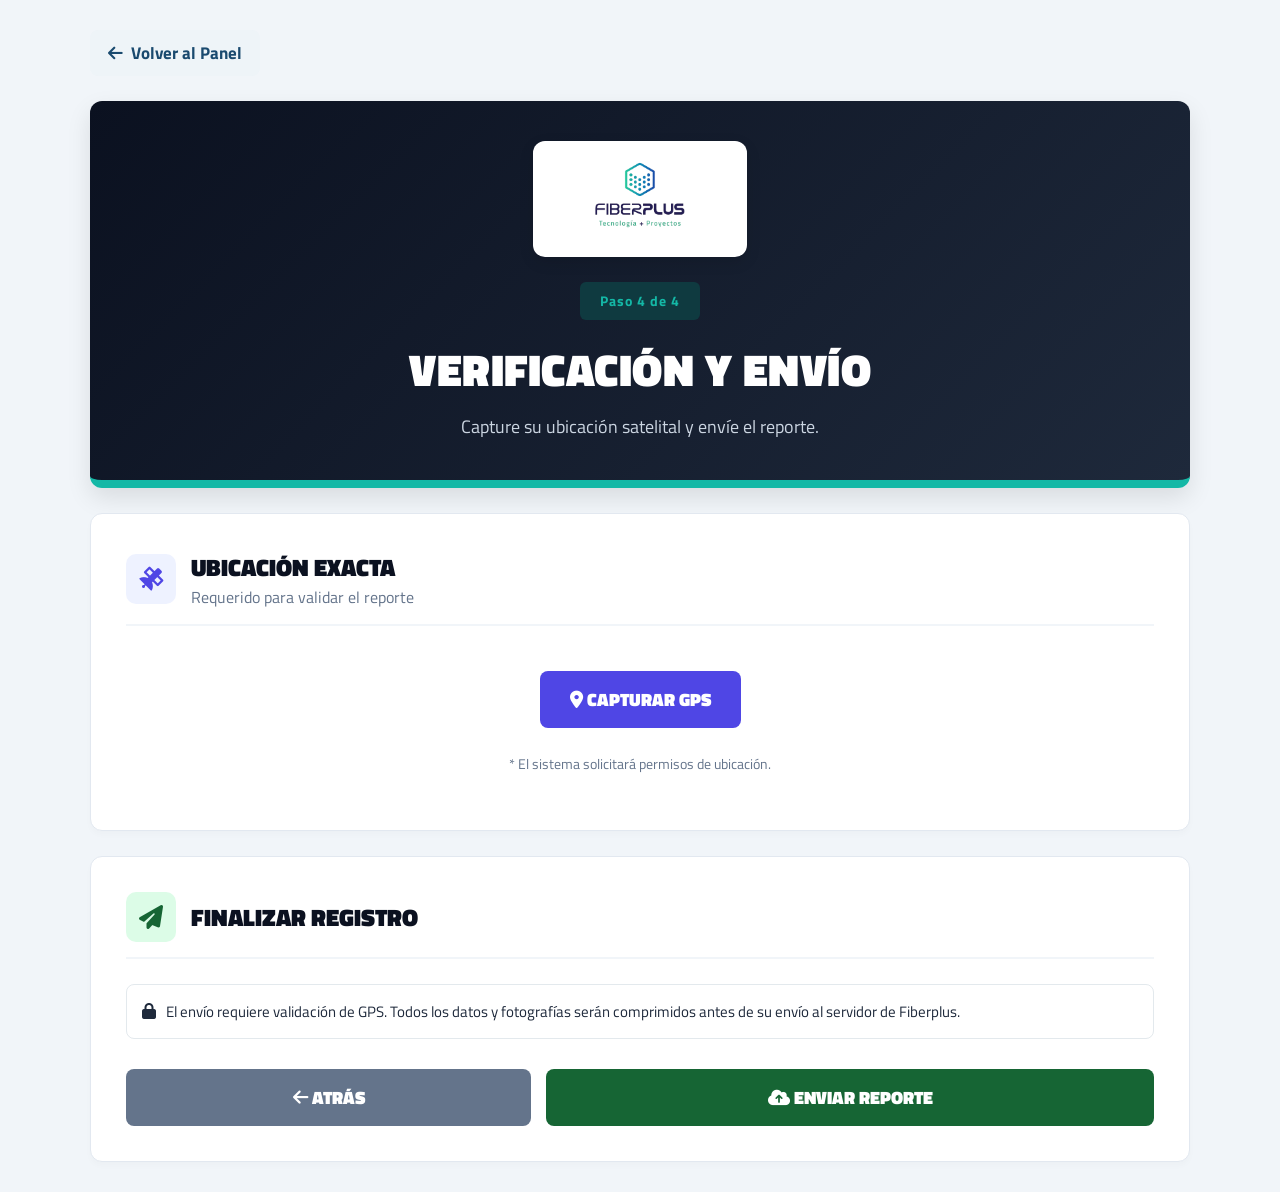
<file: pages/vehiculo_4_gps_envio.html>
<!DOCTYPE html>
<html lang="es">
<head>
  <meta charset="UTF-8" />
  <meta name="viewport" content="width=device-width, initial-scale=1.0" />
  <title>Envío y GPS | Fiberplus</title>
  
  <link href="https://fonts.googleapis.com/css2?family=Titillium+Web:wght@400;600;700;900&display=swap" rel="stylesheet">
  <link rel="stylesheet" href="https://cdnjs.cloudflare.com/ajax/libs/font-awesome/6.5.2/css/all.min.css">
  <link rel="stylesheet" href="../css/form-vehiculo.css" />
</head>
<body>
  
  <main class="app">
    
    <a href="vehiculos.html" class="btn-volver"><i class="fas fa-arrow-left"></i> Volver al Panel</a>

    <header class="main-header">
        <div class="logo-box">
            <img src="../assets/img/logo-fiberplus.png" alt="Fiberplus">
        </div>
        <br>
        <span class="badge-brand">Paso 4 de 4</span>
        <h1>Verificación y Envío</h1>
        <p>Capture su ubicación satelital y envíe el reporte.</p>
    </header>

    <section id="gps-section" class="card">
      <div class="section-header">
        <div class="header-left">
          <div class="header-icon" style="background: #eef2ff; color: #4f46e5;"><i class="fas fa-satellite"></i></div>
          <div>
            <h2>Ubicación Exacta</h2>
            <p>Requerido para validar el reporte</p>
          </div>
        </div>
      </div>

      <div style="text-align: center; padding: 20px 0;">
        <button id="btnCapturarGps" class="btn-primary" type="button" style="background: #4f46e5; margin-bottom: 15px;">
          <i class="fas fa-map-marker-alt"></i> Capturar GPS
        </button>
        
        <div id="gpsResultados" style="display: none; background: #f8fafc; padding: 15px; border-radius: 8px; border: 1px solid #cbd5e1; text-align: left;">
            <p><i class="fas fa-check-circle" style="color: #10b981;"></i> <strong>Latitud:</strong> <span id="lblLat">---</span></p>
            <p><i class="fas fa-check-circle" style="color: #10b981;"></i> <strong>Longitud:</strong> <span id="lblLng">---</span></p>
            <p><i class="fas fa-crosshairs" style="color: #f59e0b;"></i> <strong>Precisión:</strong> <span id="lblPrecision">---</span> metros</p>
        </div>
        <p id="gpsMensaje" style="color: var(--text-muted); font-size: 0.9rem; margin-top: 10px;">
           * El sistema solicitará permisos de ubicación.
        </p>
      </div>
    </section>

    <section id="resumen" class="card">
      <div class="section-header">
        <div class="header-left">
          <div class="header-icon" style="background: #dcfce7; color: #166534;"><i class="fas fa-paper-plane"></i></div>
          <div>
            <h2>Finalizar Registro</h2>
          </div>
        </div>
      </div>

      <div style="background: var(--azul-suave); border: 1px solid rgba(26,74,111,.12); padding: 15px; border-radius: 8px; margin-bottom: 20px; display: flex; gap: 10px;">
        <i class="fas fa-lock" style="color: var(--azul-medio); margin-top: 3px;"></i>
        <p style="font-size: 0.95rem; color: var(--azul-oscuro); margin: 0;">El envío requiere validación de GPS. Todos los datos y fotografías serán comprimidos antes de su envío al servidor de Fiberplus.</p>
      </div>

      <div class="action-buttons">
        <a href="vehiculo_3_jornada.html" class="btn-primary" style="background: var(--text-muted); text-decoration: none; width: 40%; text-align: center;">
          <i class="fas fa-arrow-left"></i> Atrás
        </a>
        <button id="btnEnviarFinal" class="btn-primary" style="background: #166534; width: 60%; cursor: pointer;">
          <i class="fas fa-cloud-upload-alt"></i> ENVIAR REPORTE
        </button>
      </div>
    </section>

  </main>
  
  <script src="../js/form-vehiculo.js"></script>
</body>
</html>
</file>
<file: css/formulario.css>
/* =========================================
   DISEÑO DEFINITIVO V2: PORTAL FIBERPLUS
   Archivo: css/formulario.css
   Estilo: Corporativo, Moderno, Limpio y Responsive
========================================= */

@import url('https://fonts.googleapis.com/css2?family=Titillium+Web:wght@400;600;700;900&display=swap');

:root {
  --primary: #14b8a6;        /* Turquesa corporativo */
  --primary-hover: #0d9488;  /* Turquesa oscuro para hover */
  --secondary: #0ea5e9;      /* Azul claro */
  --dark: #0f172a;           /* Azul marino corporativo */
  --dark-soft: #334155;      /* Gris oscuro para subtítulos */
  --light-bg: #f1f5f9;       /* Fondo de pantalla (Gris/Azul muy suave) */
  --white: #ffffff;
  --text-muted: #64748b;     /* Textos secundarios y descripciones */
  --border-color: #e2e8f0;   /* Bordes de cajas y tarjetas */
  --danger: #ef4444;         /* Rojo alertas */
  --danger-hover: #dc2626;
  --sombra-suave: 0 4px 6px -1px rgba(0, 0, 0, 0.05), 0 2px 4px -1px rgba(0, 0, 0, 0.03);
  --sombra-fuerte: 0 10px 25px -5px rgba(0, 0, 0, 0.1), 0 8px 10px -6px rgba(0, 0, 0, 0.1);
  --transition: all 0.3s ease-in-out;
}

* { 
  margin: 0; 
  padding: 0; 
  box-sizing: border-box; 
  font-family: 'Titillium Web', sans-serif; 
}

body {
  background-color: var(--light-bg);
  color: var(--dark-soft);
  line-height: 1.6;
  padding: 25px 15px;
  min-height: 100vh;
}

/* =========================
   CONTENEDOR PRINCIPAL
========================= */
.app {
  width: 98%;
  max-width: 1100px; 
  margin: 0 auto;
  display: flex;
  flex-direction: column;
  gap: 30px;
}

/* =========================
   CABECERA (TOPBAR)
========================= */
.topbar { 
  background: var(--dark); 
  border-radius: 16px; 
  padding: 40px 20px; 
  box-shadow: var(--sombra-fuerte); 
  position: relative; 
  overflow: hidden; 
  border-bottom: 5px solid var(--primary);
}
.topbar::before { content: ''; position: absolute; top: -100px; right: -50px; width: 300px; height: 300px; background: radial-gradient(circle, rgba(20, 184, 166, 0.15) 0%, transparent 70%); border-radius: 50%; }
.topbar::after { content: ''; position: absolute; bottom: -50px; left: -50px; width: 200px; height: 200px; background: radial-gradient(circle, rgba(14, 165, 233, 0.1) 0%, transparent 70%); border-radius: 50%; }

.hero-header { position: relative; z-index: 1; display: flex; flex-direction: column; align-items: center; gap: 20px; text-align: center; }

.hero-logo-card { 
  width: 100%; 
  max-width: 320px; 
  background: var(--white); 
  border-radius: 12px; 
  padding: 15px 25px; 
  box-shadow: 0 10px 30px rgba(0, 0, 0, 0.3); 
}
.hero-logo { display: block; width: 100%; max-height: 80px; object-fit: contain; margin: 0 auto; }

.hero-title-block { display: flex; flex-direction: column; align-items: center; gap: 8px; }
.hero-label { display: inline-block; padding: 5px 15px; border-radius: 6px; background: rgba(20, 184, 166, 0.2); color: var(--primary); font-size: 0.9rem; font-weight: 700; letter-spacing: 1px; text-transform: uppercase; border: 1px solid rgba(20, 184, 166, 0.3); }
.hero-title { margin: 0; font-size: 2.2rem; font-weight: 900; line-height: 1.2; color: var(--white); text-transform: uppercase; letter-spacing: -0.5px;}
.hero-description { margin: 0; font-size: 1rem; font-weight: 400; color: #94a3b8; max-width: 600px; }

/* =========================
   NAVEGACIÓN (TABS)
========================= */
.nav-wrapper { 
  background: var(--white); 
  border-radius: 12px; 
  padding: 10px; 
  box-shadow: var(--sombra-suave); 
  border: 1px solid var(--border-color); 
}
.nav-container { display: flex; gap: 8px; overflow-x: auto; scrollbar-width: none; }
.nav-container::-webkit-scrollbar { display: none; }

.nav-item { 
  flex: 1; 
  padding: 14px 20px; 
  background: transparent; 
  border: none; 
  border-radius: 8px; 
  font-size: 1.05rem; 
  font-weight: 700; 
  color: var(--text-muted); 
  text-decoration: none; 
  transition: var(--transition); 
  display: flex; 
  align-items: center; 
  justify-content: center; 
  gap: 10px; 
  white-space: nowrap; 
}
.nav-item i { font-size: 1.2rem; }
.nav-item:hover { background: #f8fafc; color: var(--dark); }
.nav-item.active { background: var(--primary); color: var(--white); box-shadow: 0 4px 10px rgba(20, 184, 166, 0.3); }

/* =========================
   TARJETAS Y ENCABEZADOS
========================= */
.glass-card { background: var(--white); border: 1px solid var(--border-color); border-radius: 16px; padding: 40px; box-shadow: var(--sombra-suave); transition: var(--transition); }
.glass-card:hover { box-shadow: var(--sombra-fuerte); }

.section-header { display: flex; justify-content: space-between; align-items: center; margin-bottom: 30px; border-bottom: 2px solid var(--light-bg); padding-bottom: 20px; flex-wrap: wrap; gap: 15px;}
.header-left { display: flex; gap: 20px; align-items: center; }
.header-icon { width: 55px; height: 55px; background: #e0f2fe; border-radius: 12px; display: flex; align-items: center; justify-content: center; border: 1px solid #bae6fd;}
.header-icon i { font-size: 26px; color: var(--secondary); }
.section-header h2 { font-size: 1.6rem; font-weight: 900; color: var(--dark); margin-bottom: 2px; text-transform: uppercase;}
.subtle { font-size: 0.95rem; color: var(--text-muted); font-weight: 600;}
.badge { background: #dcfce7; color: #166534; padding: 6px 14px; border-radius: 6px; font-size: 0.85rem; font-weight: 800; letter-spacing: 0.5px; text-transform: uppercase; border: 1px solid #bbf7d0;}

/* =========================
   CUADRÍCULA E INPUTS
========================= */
.form-grid { display: grid; grid-template-columns: 1fr; gap: 25px; margin-bottom: 20px; }
@media (min-width: 768px) { .form-grid { grid-template-columns: repeat(2, 1fr); } }
@media (min-width: 1024px) { .form-grid { grid-template-columns: repeat(3, 1fr); } }

.form-group { width: 100%; display: flex; flex-direction: column;}
.form-group.full-width { grid-column: 1 / -1; }
.form-group label { display: block; font-size: 0.95rem; font-weight: 800; color: var(--dark); margin-bottom: 8px; text-transform: uppercase; letter-spacing: 0.5px;}
.form-group label i { color: var(--primary); margin-right: 8px; }

.form-input { width: 100%; padding: 15px 20px; border: 2px solid var(--border-color); border-radius: 8px; font-size: 1rem; font-weight: 600; background: #f8fafc; color: var(--dark); transition: var(--transition); }
.form-input:focus { outline: none; border-color: var(--primary); background: var(--white); box-shadow: 0 0 0 4px rgba(20, 184, 166, 0.15); }
.form-input::placeholder { color: #94a3b8; font-weight: 400;}
textarea.form-input { resize: vertical; min-height: 100px; }

select.form-input { cursor: pointer; appearance: none; background-image: url("data:image/svg+xml,%3Csvg xmlns='http://www.w3.org/2000/svg' width='16' height='16' viewBox='0 0 24 24' fill='none' stroke='%230f172a' stroke-width='3' stroke-linecap='round' stroke-linejoin='round'%3E%3Cpolyline points='6 9 12 15 18 9'%3E%3C/polyline%3E%3C/svg%3E"); background-repeat: no-repeat; background-position: right 18px center; background-size: 16px; padding-right: 50px; }

/* =========================
   SELECTOR DE CABLES
========================= */
.cable-selector { margin-bottom: 30px; }
.selector-tabs { display: flex; flex-wrap: wrap; gap: 15px; margin-bottom: 30px; background: var(--light-bg); padding: 8px; border-radius: 12px; border: 1px solid var(--border-color);}
.selector-tab { flex: 1; padding: 15px; background: transparent; border: none; border-radius: 8px; font-size: 1rem; font-weight: 700; color: var(--text-muted); cursor: pointer; transition: var(--transition); display: flex; align-items: center; justify-content: center; gap: 10px; min-width: 150px;}
.selector-tab.active { background: var(--white); color: var(--dark); box-shadow: var(--sombra-suave); border: 1px solid var(--border-color);}
.cable-form { display: none; animation: fadeInUp 0.4s ease; }
.cable-form.active { display: block; }
@keyframes fadeInUp { from { opacity: 0; transform: translateY(15px); } to { opacity: 1; transform: translateY(0); } }

/* =========================
   BOTONES
========================= */
.btn-add, .btn-secondary, .btn-danger { padding: 16px 28px; border: none; border-radius: 8px; font-size: 1.05rem; font-weight: 800; cursor: pointer; transition: var(--transition); display: inline-flex; align-items: center; justify-content: center; gap: 10px; text-transform: uppercase; letter-spacing: 0.5px; }
.btn-add { background: var(--primary); color: var(--white); width: 100%; margin-top: 10px; box-shadow: 0 4px 15px rgba(20, 184, 166, 0.3);}
.btn-add:hover { background: var(--primary-hover); transform: translateY(-2px); box-shadow: 0 6px 20px rgba(20, 184, 166, 0.4); }
.btn-secondary { background: var(--light-bg); color: var(--dark-soft); border: 2px solid var(--border-color); }
.btn-secondary:hover { background: var(--border-color); color: var(--dark); transform: translateY(-2px); }
.btn-danger { background: #fef2f2; color: var(--danger); border: 2px solid #fecaca;}
.btn-danger:hover { background: var(--danger); color: var(--white); transform: translateY(-2px); box-shadow: 0 4px 15px rgba(239, 68, 68, 0.3);}
.action-buttons { display: flex; gap: 15px; margin: 20px 0 10px; flex-wrap: wrap; }
.action-buttons button { flex: 1; min-width: 200px; }

/* =========================
   LISTAS, TABLAS Y CRUD
========================= */
.list-container { margin-top: 40px; padding-top: 30px; border-top: 2px solid var(--light-bg); }
.empty-state { text-align: center; padding: 50px 20px; color: var(--text-muted); font-size: 1.1rem; font-weight: 600; background: var(--light-bg); border-radius: 12px; border: 2px dashed var(--border-color); }
.empty-state i { font-size: 40px; margin-bottom: 15px; color: #cbd5e1; display: block;}

.list-wrap { overflow-x: auto; border-radius: 12px; border: 1px solid var(--border-color); background: var(--white); box-shadow: var(--sombra-suave);}
.list-table { width: 100%; border-collapse: collapse; font-size: 0.95rem; min-width: 700px; }
.list-table th, .list-table td { padding: 16px 20px; text-align: left; border-bottom: 1px solid var(--border-color); }
.list-table th { background: var(--light-bg); color: var(--dark); font-weight: 800; font-size: 0.85rem; text-transform: uppercase; letter-spacing: 0.5px;}
.list-table td { font-weight: 600; color: var(--dark-soft);}

/* BOTÓN DE ELIMINAR FILA (CRUD) */
.btn-delete-row {
  background: #fef2f2;
  color: var(--danger);
  border: 1px solid #fecaca;
  padding: 8px 12px;
  border-radius: 8px;
  cursor: pointer;
  transition: var(--transition);
  display: inline-flex;
  align-items: center;
  justify-content: center;
}
.btn-delete-row:hover {
  background: var(--danger);
  color: var(--white);
  transform: translateY(-2px);
  box-shadow: 0 4px 10px rgba(239, 68, 68, 0.3);
}
.list-table th.actions-col { text-align: center; width: 80px; }
.list-table td.actions-col { text-align: center; }

/* =========================
   TOAST (ALERTAS)
========================= */
.message-toast { position: fixed; bottom: 40px; left: 50%; transform: translateX(-50%) translateY(100px); background: var(--dark); color: var(--white); padding: 16px 32px; border-radius: 50px; font-size: 1.05rem; font-weight: 700; box-shadow: 0 15px 30px rgba(0,0,0,0.4); z-index: 1000; transition: transform 0.4s cubic-bezier(0.175, 0.885, 0.32, 1.275), opacity 0.3s ease; opacity: 0; pointer-events: none; display: flex; gap: 10px; align-items: center;}
.message-toast.show { transform: translateX(-50%) translateY(0); opacity: 1; }
.message-toast.success { background: var(--primary); border: 2px solid #5eead4;}
.message-toast.warning { background: #f59e0b; border: 2px solid #fcd34d;}
.message-toast.error { background: var(--danger); }

/* =========================
   ADAPTACIÓN PARA CELULARES
========================= */
@media (max-width: 600px) {
  body { padding: 10px; }
  .app { gap: 15px; width: 100%; }
  .topbar { padding: 30px 15px; border-radius: 12px; }
  .hero-title { font-size: 1.6rem; }
  .glass-card { padding: 25px 20px; border-radius: 12px; }
  .section-header { flex-direction: column; align-items: flex-start; gap: 15px;}
  .btn-add, .btn-secondary, .btn-danger { width: 100%; }
}
</file>
<file: css/form-vehiculo.css>
/* ========================================================
   ESTILOS PREMIUM: FORMULARIO VEHÍCULOS (form-vehiculo.css)
======================================================== */
:root {
    --bg-color: #f1f5f9;
    --card-bg: #ffffff;
    --text-main: #1e293b;
    --text-muted: #64748b;
    --primary: #14b8a6; /* Turquesa corporativo */
    --primary-hover: #0d9488;
    --header-bg: #0b1120;
    --border-color: #e2e8f0;
    --danger: #ef4444;
}

* { 
    margin: 0; 
    padding: 0; 
    box-sizing: border-box; 
    font-family: 'Titillium Web', sans-serif; 
}

html { scroll-behavior: smooth; }

body {
    background-color: var(--bg-color);
    color: var(--text-main);
    padding: 30px 20px;
}

/* Contenedor Principal Más Ancho */
.app {
    max-width: 1100px; 
    margin: 0 auto;
    display: flex;
    flex-direction: column;
    gap: 25px;
}

/* Botón Volver */
.btn-volver {
    display: inline-flex; 
    align-items: center; 
    gap: 8px;
    background: #eef4f8; 
    color: #1a4a6f;
    padding: 10px 18px; 
    border-radius: 8px;
    text-decoration: none; 
    font-weight: 700; 
    font-size: 1.05rem;
    transition: 0.3s; 
    width: fit-content;
}
.btn-volver:hover { 
    background: var(--primary); 
    color: white; 
    transform: translateX(-5px); 
}

/* --- ENCABEZADO TIPO LIBRO DIARIO --- */
.main-header {
    background: linear-gradient(135deg, var(--header-bg) 0%, #1e293b 100%);
    border-radius: 12px;
    padding: 40px 20px;
    text-align: center;
    border-bottom: 8px solid var(--primary);
    box-shadow: 0 10px 25px rgba(0,0,0,0.1);
}

.logo-box {
    background: #ffffff;
    padding: 20px 60px; /* Caja más ancha y espaciosa */
    border-radius: 12px;
    display: inline-block;
    margin-bottom: 25px;
    box-shadow: 0 5px 15px rgba(0,0,0,0.1);
}

.logo-box img { 
    height: 70px; /* Tamaño idéntico al otro formulario */
    object-fit: contain; 
}

.badge-brand {
    display: inline-block; 
    background: #0f3a40; 
    color: var(--primary); 
    padding: 8px 20px; 
    border-radius: 6px;
    font-size: 0.9rem; 
    font-weight: 700; 
    letter-spacing: 1px; 
    margin-bottom: 15px;
}

.main-header h1 { 
    color: #ffffff; 
    font-size: 2.8rem; 
    font-weight: 900; 
    text-transform: uppercase; 
    margin-bottom: 10px; 
    letter-spacing: 0.5px;
}

.main-header p { 
    color: #cbd5e1; 
    font-size: 1.1rem; 
}

/* --- BARRA DE NAVEGACIÓN (TABS) --- */
.nav-tabs {
    background: var(--card-bg);
    border-radius: 12px;
    padding: 10px;
    display: flex;
    justify-content: space-between;
    box-shadow: 0 4px 6px rgba(0,0,0,0.02);
    overflow-x: auto;
}

.nav-tabs button {
    flex: 1; background: transparent; border: none; padding: 15px 20px;
    font-size: 1.1rem; font-weight: 700; color: var(--text-muted);
    border-radius: 8px; cursor: pointer; transition: 0.3s;
    display: flex; align-items: center; justify-content: center; gap: 10px;
    white-space: nowrap;
}

.nav-tabs button:hover { background: #f8fafc; color: var(--text-main); }
.nav-tabs button.active, .nav-tabs button:active { background: var(--primary); color: white; }

/* --- TARJETAS DEL FORMULARIO --- */
.card {
    background: var(--card-bg);
    border-radius: 12px;
    padding: 35px;
    box-shadow: 0 4px 6px rgba(0,0,0,0.02);
    border: 1px solid var(--border-color);
}

.section-header {
    display: flex; justify-content: space-between; align-items: center;
    border-bottom: 2px solid #f1f5f9; padding-bottom: 15px; margin-bottom: 25px;
}

.header-left { display: flex; align-items: center; gap: 15px; }
.header-icon {
    width: 50px; height: 50px; background: #e0f2fe; color: #0284c7;
    border-radius: 10px; display: flex; align-items: center; justify-content: center; font-size: 1.5rem;
}

.section-header h2 { font-size: 1.5rem; color: var(--header-bg); font-weight: 800; text-transform: uppercase;}
.section-header p { color: var(--text-muted); font-size: 1rem; }

.badge-status {
    background: #dcfce7; color: #166534; padding: 8px 16px;
    border-radius: 6px; font-weight: 800; font-size: 0.9rem; letter-spacing: 0.5px;
}

/* --- CONTROLES DEL FORMULARIO --- */
.form-grid { display: grid; grid-template-columns: repeat(2, 1fr); gap: 25px; }
.form-group.full-width { grid-column: 1 / -1; }

label { font-weight: 800; font-size: 1rem; color: var(--header-bg); margin-bottom: 8px; display: flex; align-items: center; gap: 8px; text-transform: uppercase;}
label i { color: var(--primary); }

.form-input {
    width: 100%; padding: 15px; border: 2px solid var(--border-color);
    border-radius: 8px; font-size: 1.05rem; color: var(--text-main);
    background: #f8fafc; transition: 0.3s; outline: none;
}
.form-input:focus { border-color: var(--primary); background: #ffffff; box-shadow: 0 0 0 4px rgba(20, 184, 166, 0.1); }

.radio-grid, .check-grid { display: grid; grid-template-columns: repeat(2, 1fr); gap: 15px; }
.choice-card {
    border: 2px solid var(--border-color); border-radius: 8px; background: #f8fafc;
    padding: 15px; cursor: pointer; transition: 0.3s; display: flex; align-items: center; gap: 10px; font-weight: 700;
}
.choice-card:hover { border-color: var(--primary); background: #ffffff; transform: translateY(-2px); }
.choice-card input { transform: scale(1.2); }

.check-item { display: flex; align-items: center; gap: 10px; font-weight: 600; padding: 10px 0;}
.check-item input { transform: scale(1.2); }

.conditional-block { background: #f8fafc; border: 1px dashed #cbd5e1; padding: 25px; border-radius: 8px; margin-top: 20px; }
.hidden { display: none; }

.action-buttons { margin-top: 30px; display: flex; gap: 15px; justify-content: flex-end;}
.btn-primary { background: var(--primary); color: white; border: none; padding: 15px 30px; border-radius: 8px; font-weight: 800; font-size: 1.1rem; cursor: pointer; transition: 0.3s; text-transform: uppercase;}
.btn-primary:hover { background: var(--primary-hover); transform: translateY(-2px); }

/* Output */
.summary-output { width: 100%; height: 250px; padding: 20px; border-radius: 8px; border: 2px solid var(--border-color); background: #f8fafc; font-family: monospace; font-size: 1rem; resize: none;}

/* Responsivo */
@media (max-width: 768px) {
    .form-grid, .radio-grid { grid-template-columns: 1fr; }
    .nav-tabs { flex-wrap: wrap; }
    .nav-tabs button { width: 50%; }
}
</file>
